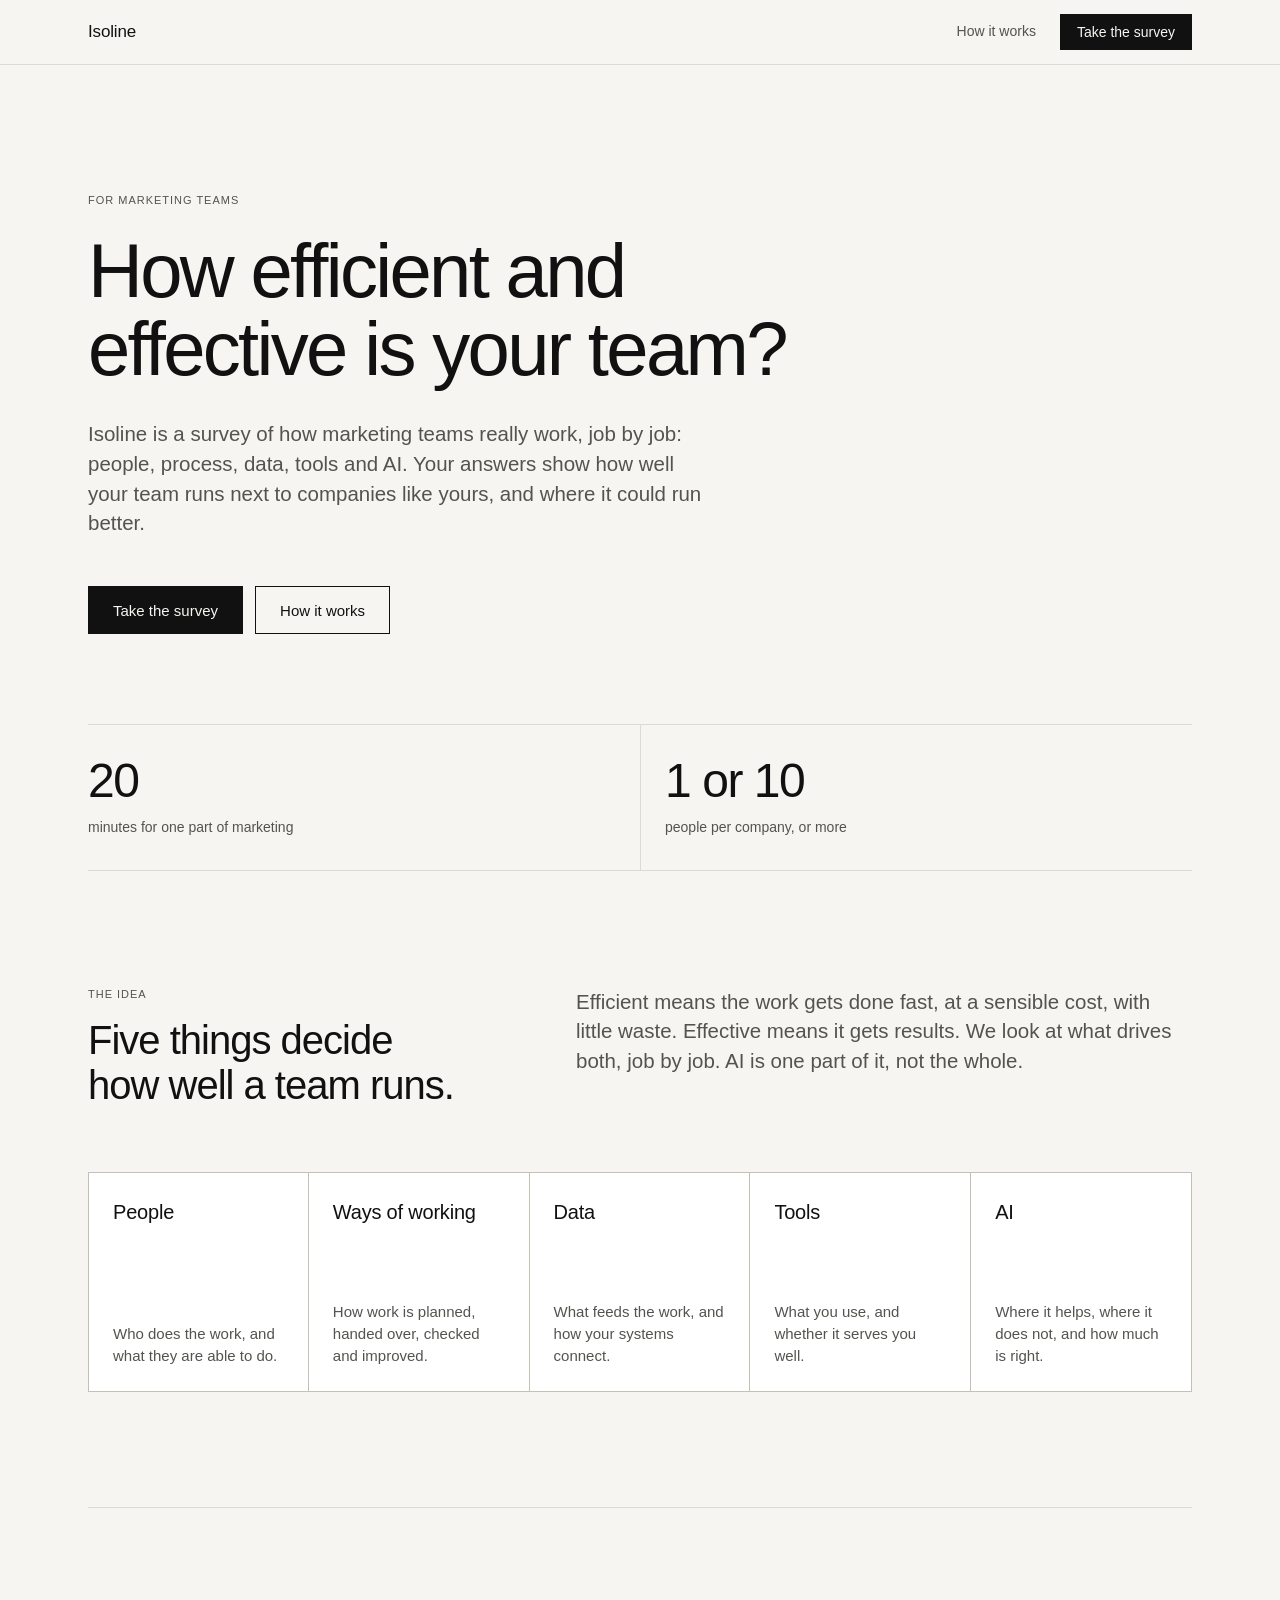
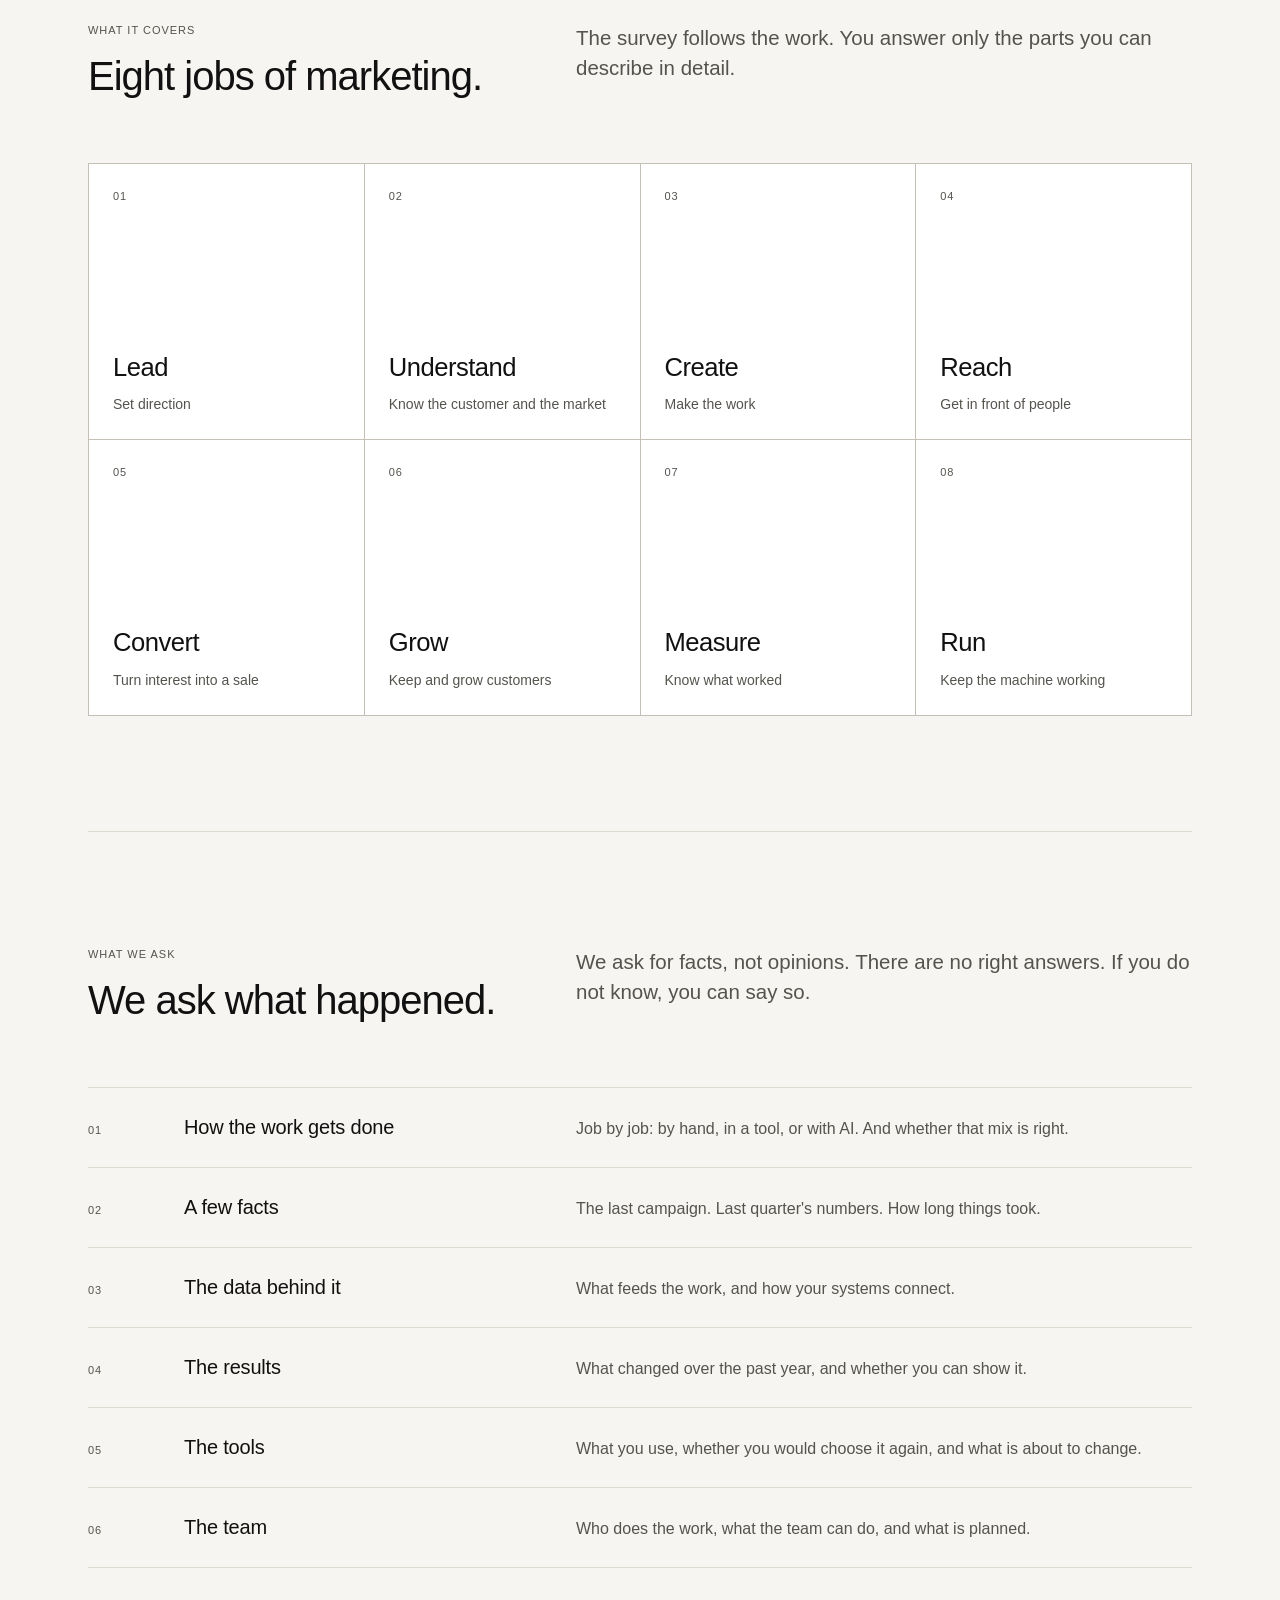
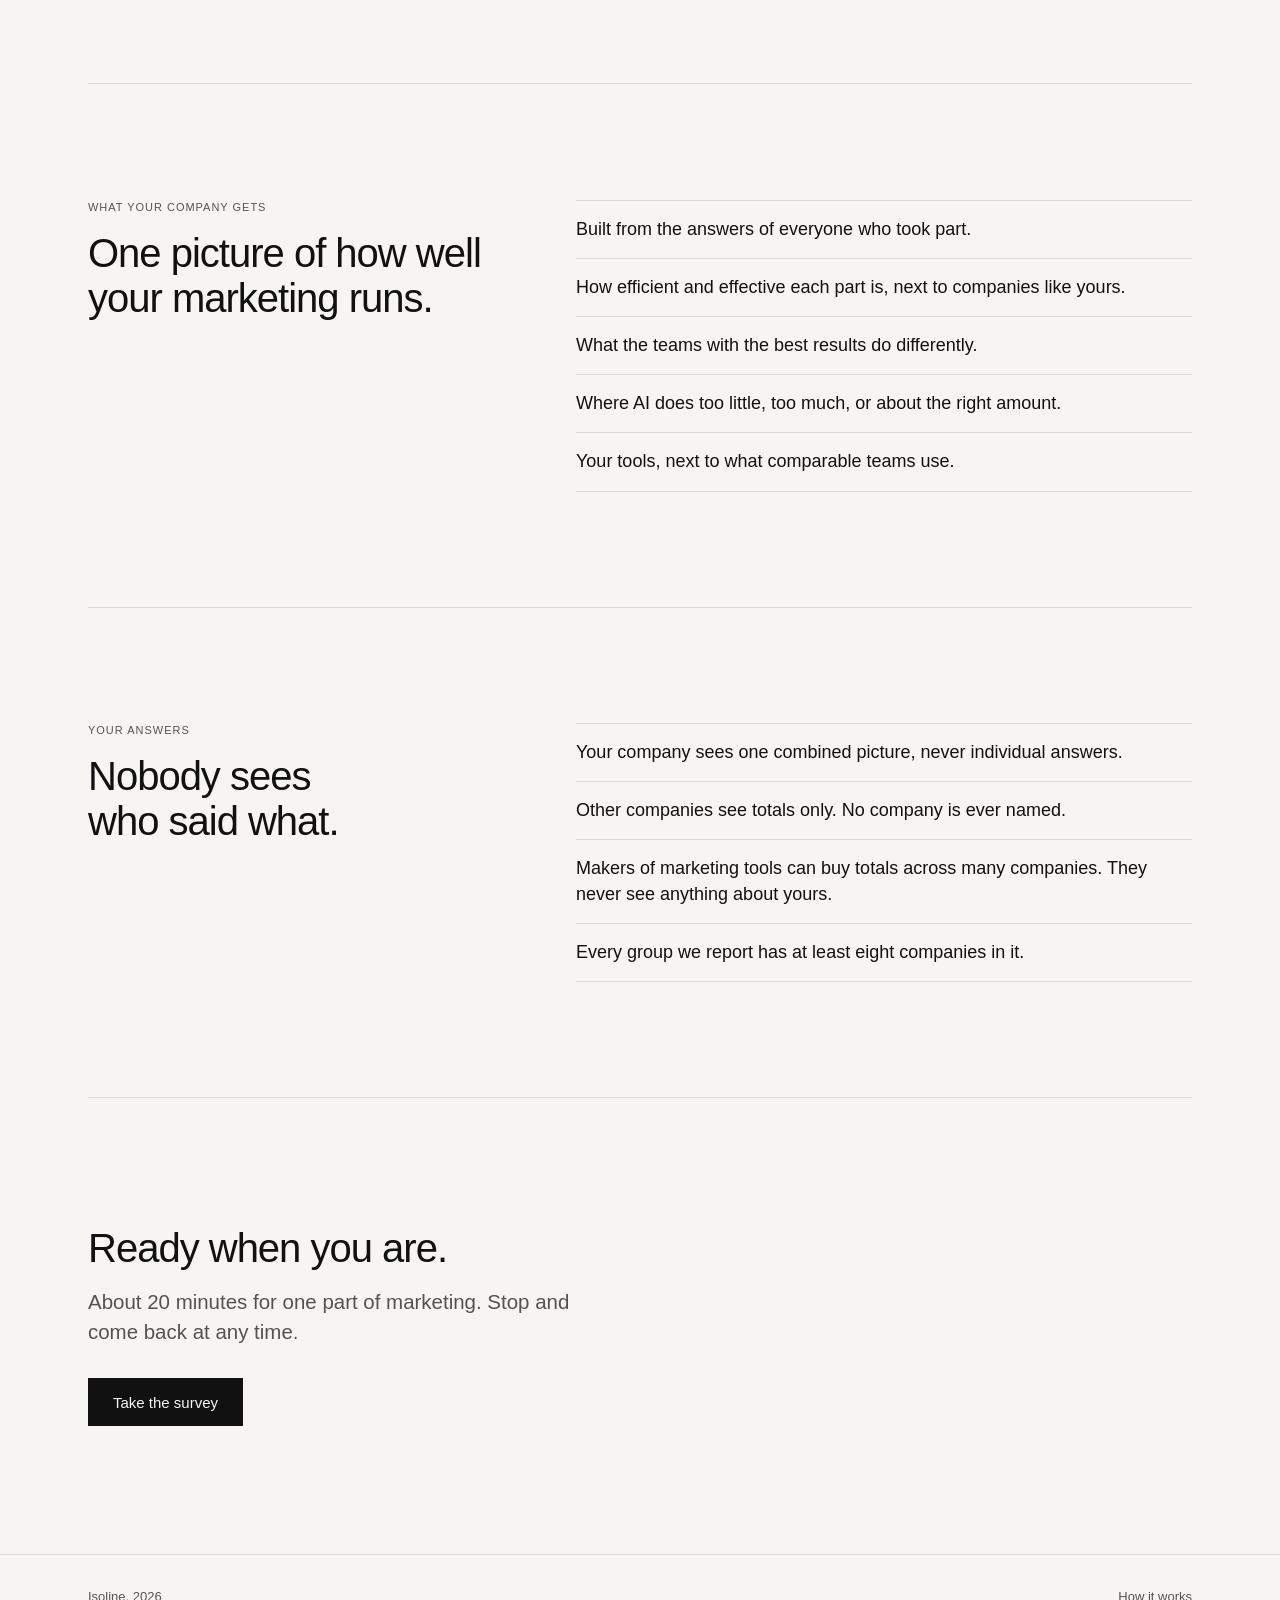
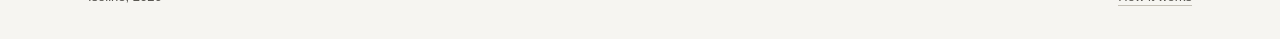
<file: index.html>
<!doctype html>
<html lang="en">
<head>
<meta charset="utf-8">
<meta http-equiv="Content-Security-Policy" content="default-src 'self'; script-src 'self'; style-src 'self' https://fonts.googleapis.com; font-src https://fonts.gstatic.com; img-src 'self' data:; connect-src 'self' https://script.google.com https://script.googleusercontent.com; base-uri 'none'; form-action 'none'; object-src 'none'">
<meta name="viewport" content="width=device-width, initial-scale=1">
<title>Isoline: how efficient and effective is your team?</title>
<meta name="description" content="A survey of how marketing teams really work. It shows how efficiently and effectively your team runs, next to companies like yours.">
<meta name="robots" content="noindex,nofollow">
<link rel="preconnect" href="https://fonts.googleapis.com">
<link rel="preconnect" href="https://fonts.gstatic.com" crossorigin>
<link href="https://fonts.googleapis.com/css2?family=Inter:wght@400;500&display=swap" rel="stylesheet">
<link rel="stylesheet" href="css/tokens.css">
<link rel="stylesheet" href="css/base.css">
<link rel="stylesheet" href="css/controls.css">
<link rel="stylesheet" href="css/pages.css">
</head>
<body>

<header class="site-head">
  <div class="wrap site-head__in">
    <a class="wordmark" href="index.html">Isoline</a>
    <nav class="site-nav" aria-label="Main">
      <a href="how-it-works.html">How it works</a>
      <a class="btn btn--small btn--primary" href="start.html">Take the survey</a>
    </nav>
  </div>
</header>

<main>
  <section class="hero wrap">
    <span class="label">For marketing teams</span>
    <h1 class="h1">How efficient and effective is your team?</h1>
    <p class="lead">Isoline is a survey of how marketing teams really work, job by job: people, process, data, tools and AI. Your answers show how well your team runs next to companies like yours, and where it could run better.</p>
    <div class="hero__cta">
      <a class="btn btn--primary" href="start.html">Take the survey</a>
      <a class="btn" href="how-it-works.html">How it works</a>
    </div>
  </section>

  <section class="wrap facts-wrap" aria-label="In short">
    <div class="facts">
      <div class="fact"><span class="fact__n tab">20</span><span class="fact__t">minutes for one part of marketing</span></div>
      <div class="fact"><span class="fact__n tab">1 or 10</span><span class="fact__t">people per company, or more</span></div>
    </div>
  </section>

  <section class="part wrap">
    <div class="part__head">
      <div>
        <span class="label">The idea</span>
        <h2 class="h2">Five things decide how well a team runs.</h2>
      </div>
      <p class="lead">Efficient means the work gets done fast, at a sensible cost, with little waste. Effective means it gets results. We look at what drives both, job by job. AI is one part of it, not the whole.</p>
    </div>
    <ul class="part__body drivers">
      <li class="driver"><h3 class="driver__t">People</h3><p class="driver__d">Who does the work, and what they are able to do.</p></li>
      <li class="driver"><h3 class="driver__t">Ways of working</h3><p class="driver__d">How work is planned, handed over, checked and improved.</p></li>
      <li class="driver"><h3 class="driver__t">Data</h3><p class="driver__d">What feeds the work, and how your systems connect.</p></li>
      <li class="driver"><h3 class="driver__t">Tools</h3><p class="driver__d">What you use, and whether it serves you well.</p></li>
      <li class="driver"><h3 class="driver__t">AI</h3><p class="driver__d">Where it helps, where it does not, and how much is right.</p></li>
    </ul>
  </section>

  <section class="part wrap">
    <div class="part__head">
      <div>
        <span class="label">What it covers</span>
        <h2 class="h2">Eight jobs of marketing.</h2>
      </div>
      <p class="lead">The survey follows the work. You answer only the parts you can describe in detail.</p>
    </div>
    <ol class="part__body boxes">
      <li class="box"><span class="box__n">01</span><div><h3 class="box__t">Lead</h3><p class="box__d">Set direction</p></div></li>
      <li class="box"><span class="box__n">02</span><div><h3 class="box__t">Understand</h3><p class="box__d">Know the customer and the market</p></div></li>
      <li class="box"><span class="box__n">03</span><div><h3 class="box__t">Create</h3><p class="box__d">Make the work</p></div></li>
      <li class="box"><span class="box__n">04</span><div><h3 class="box__t">Reach</h3><p class="box__d">Get in front of people</p></div></li>
      <li class="box"><span class="box__n">05</span><div><h3 class="box__t">Convert</h3><p class="box__d">Turn interest into a sale</p></div></li>
      <li class="box"><span class="box__n">06</span><div><h3 class="box__t">Grow</h3><p class="box__d">Keep and grow customers</p></div></li>
      <li class="box"><span class="box__n">07</span><div><h3 class="box__t">Measure</h3><p class="box__d">Know what worked</p></div></li>
      <li class="box"><span class="box__n">08</span><div><h3 class="box__t">Run</h3><p class="box__d">Keep the machine working</p></div></li>
    </ol>
  </section>

  <section class="part wrap">
    <div class="part__head">
      <div>
        <span class="label">What we ask</span>
        <h2 class="h2">We ask what happened.</h2>
      </div>
      <p class="lead">We ask for facts, not opinions. There are no right answers. If you do not know, you can say so.</p>
    </div>
    <ol class="part__body steps">
      <li class="step"><h3 class="step__t">How the work gets done</h3><p class="step__d">Job by job: by hand, in a tool, or with AI. And whether that mix is right.</p></li>
      <li class="step"><h3 class="step__t">A few facts</h3><p class="step__d">The last campaign. Last quarter's numbers. How long things took.</p></li>
      <li class="step"><h3 class="step__t">The data behind it</h3><p class="step__d">What feeds the work, and how your systems connect.</p></li>
      <li class="step"><h3 class="step__t">The results</h3><p class="step__d">What changed over the past year, and whether you can show it.</p></li>
      <li class="step"><h3 class="step__t">The tools</h3><p class="step__d">What you use, whether you would choose it again, and what is about to change.</p></li>
      <li class="step"><h3 class="step__t">The team</h3><p class="step__d">Who does the work, what the team can do, and what is planned.</p></li>
    </ol>
  </section>

  <section class="part wrap">
    <div class="part__head">
      <div>
        <span class="label">What your company gets</span>
        <h2 class="h2">One picture of how well your marketing runs.</h2>
      </div>
      <ul class="plain">
        <li>Built from the answers of everyone who took part.</li>
        <li>How efficient and effective each part is, next to companies like yours.</li>
        <li>What the teams with the best results do differently.</li>
        <li>Where AI does too little, too much, or about the right amount.</li>
        <li>Your tools, next to what comparable teams use.</li>
      </ul>
    </div>
  </section>

  <section class="part wrap">
    <div class="part__head">
      <div>
        <span class="label">Your answers</span>
        <h2 class="h2">Nobody sees who said what.</h2>
      </div>
      <ul class="plain">
        <li>Your company sees one combined picture, never individual answers.</li>
        <li>Other companies see totals only. No company is ever named.</li>
        <li>Makers of marketing tools can buy totals across many companies. They never see anything about yours.</li>
        <li>Every group we report has at least eight companies in it.</li>
      </ul>
    </div>
  </section>

  <section class="cta wrap">
    <h2 class="h2">Ready when you are.</h2>
    <p class="lead">About 20 minutes for one part of marketing. Stop and come back at any time.</p>
    <a class="btn btn--primary" href="start.html">Take the survey</a>
  </section>
</main>

<footer class="site-foot">
  <div class="wrap site-foot__in">
    <span>Isoline, 2026</span>
    <span><a class="link" href="how-it-works.html">How it works</a></span>
  </div>
</footer>

</body>
</html>
</file>
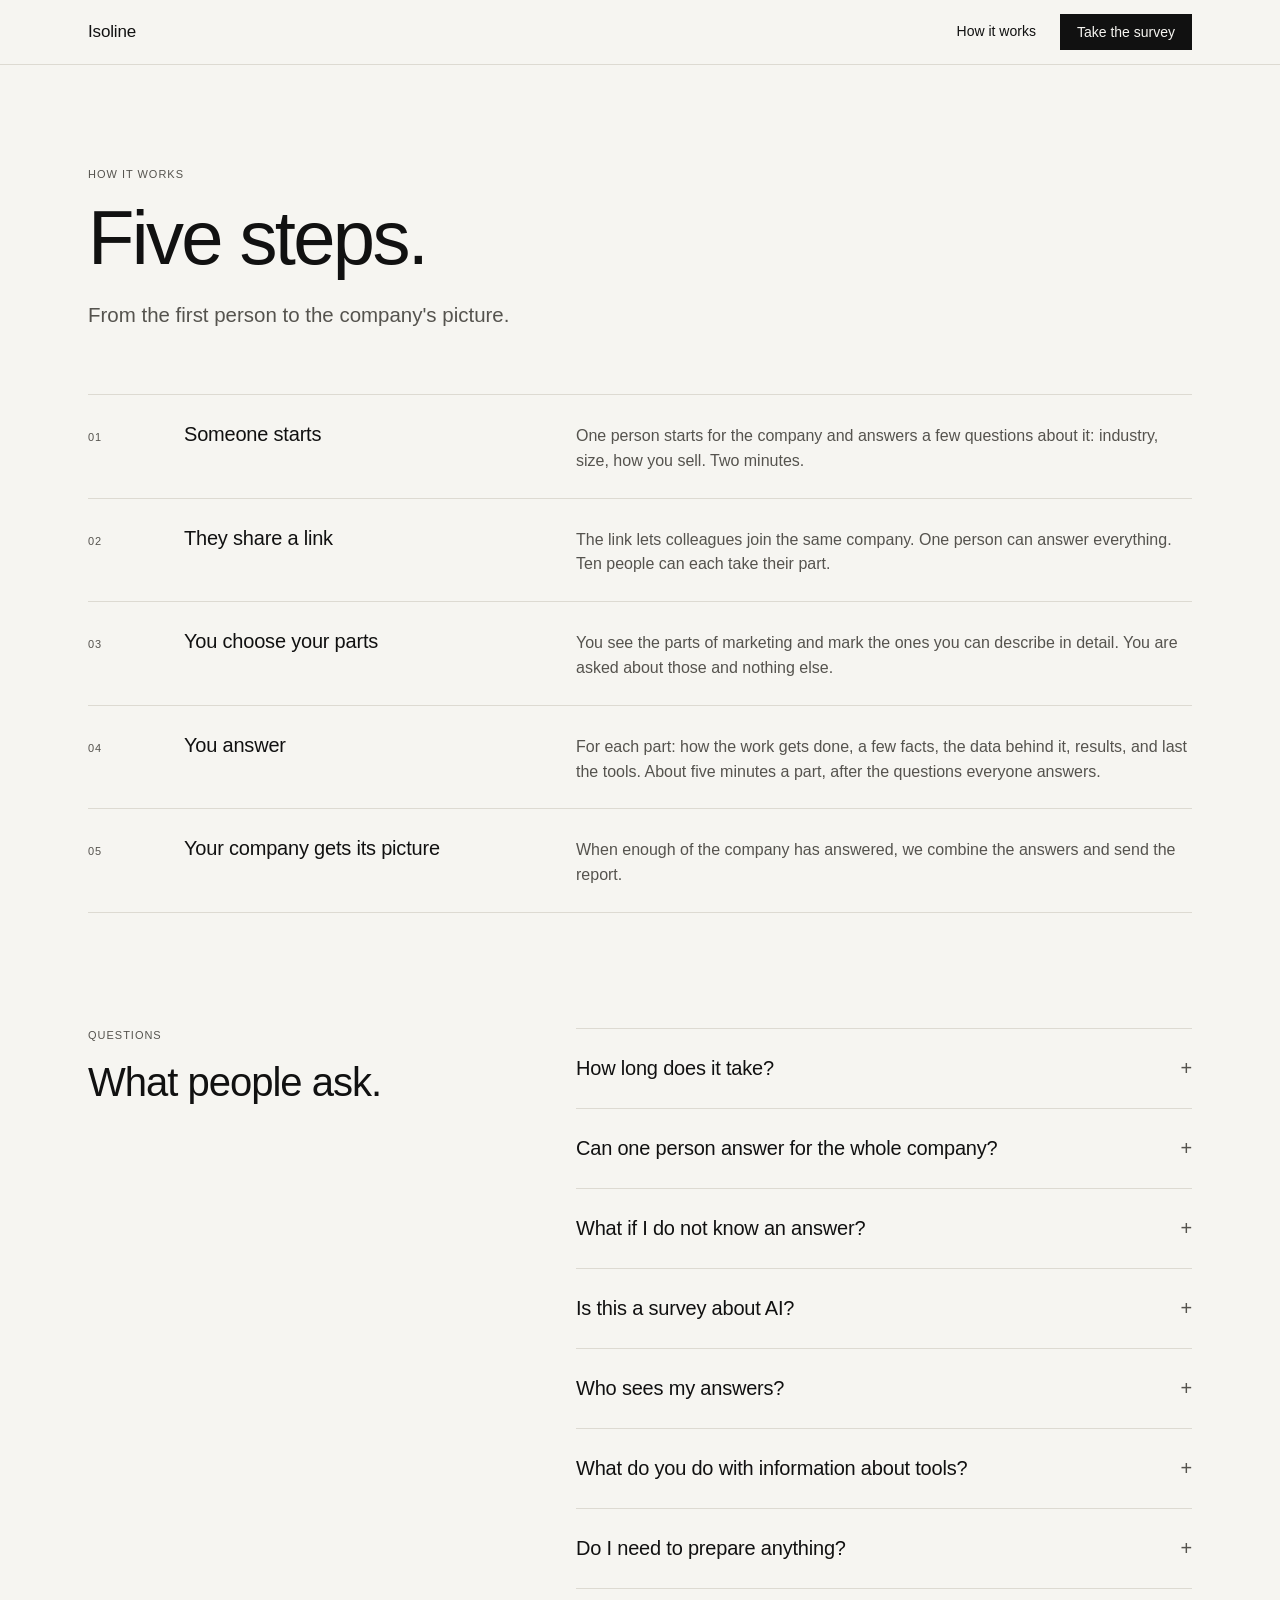
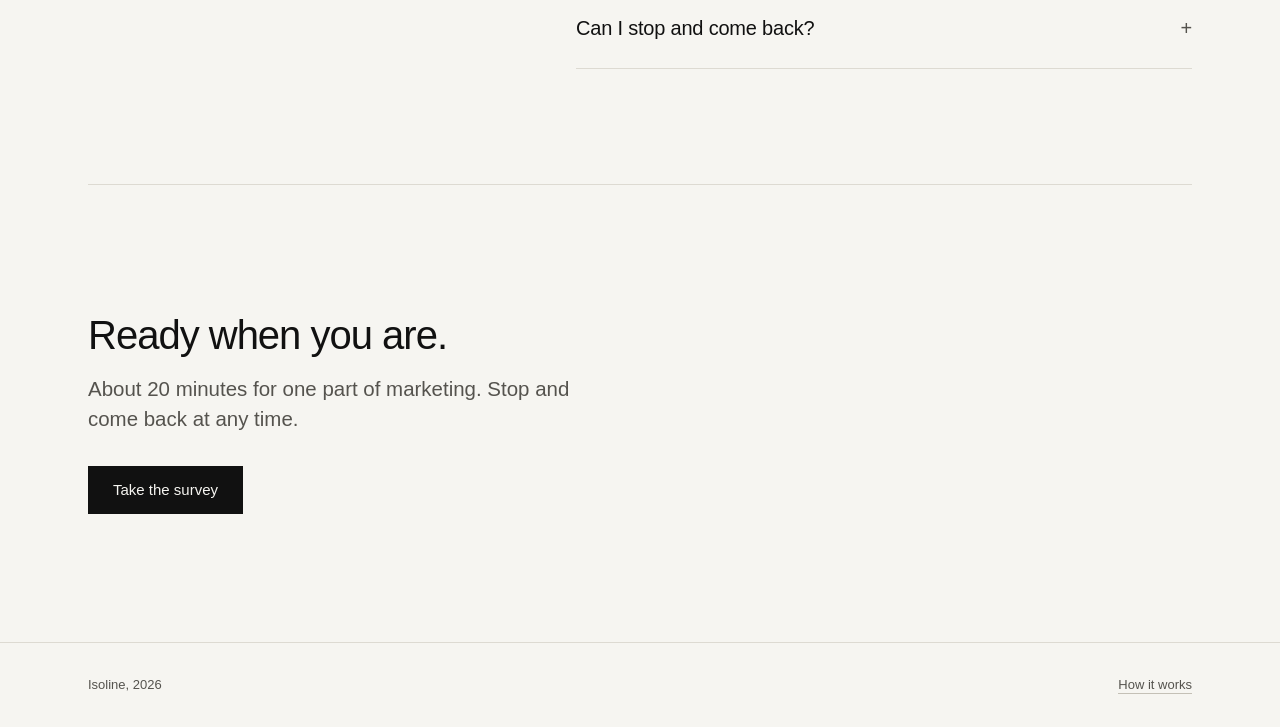
<file: how-it-works.html>
<!doctype html>
<html lang="en">
<head>
<meta charset="utf-8">
<meta http-equiv="Content-Security-Policy" content="default-src 'self'; script-src 'self'; style-src 'self' https://fonts.googleapis.com; font-src https://fonts.gstatic.com; img-src 'self' data:; connect-src 'self' https://script.google.com https://script.googleusercontent.com; base-uri 'none'; form-action 'none'; object-src 'none'">
<meta name="viewport" content="width=device-width, initial-scale=1">
<title>How the Isoline survey works</title>
<meta name="description" content="Five steps, from the first person to the company's picture.">
<meta name="robots" content="noindex,nofollow">
<link rel="preconnect" href="https://fonts.googleapis.com">
<link rel="preconnect" href="https://fonts.gstatic.com" crossorigin>
<link href="https://fonts.googleapis.com/css2?family=Inter:wght@400;500&display=swap" rel="stylesheet">
<link rel="stylesheet" href="css/tokens.css">
<link rel="stylesheet" href="css/base.css">
<link rel="stylesheet" href="css/controls.css">
<link rel="stylesheet" href="css/pages.css">
</head>
<body>

<header class="site-head">
  <div class="wrap site-head__in">
    <a class="wordmark" href="index.html">Isoline</a>
    <nav class="site-nav" aria-label="Main">
      <a href="how-it-works.html" aria-current="page">How it works</a>
      <a class="btn btn--small btn--primary" href="start.html">Take the survey</a>
    </nav>
  </div>
</header>

<main>
  <section class="page-head wrap">
    <span class="label">How it works</span>
    <h1 class="h1">Five steps.</h1>
    <p class="lead">From the first person to the company's picture.</p>
  </section>

  <section class="wrap">
    <ol class="steps">
      <li class="step"><h2 class="step__t">Someone starts</h2><p class="step__d">One person starts for the company and answers a few questions about it: industry, size, how you sell. Two minutes.</p></li>
      <li class="step"><h2 class="step__t">They share a link</h2><p class="step__d">The link lets colleagues join the same company. One person can answer everything. Ten people can each take their part.</p></li>
      <li class="step"><h2 class="step__t">You choose your parts</h2><p class="step__d">You see the parts of marketing and mark the ones you can describe in detail. You are asked about those and nothing else.</p></li>
      <li class="step"><h2 class="step__t">You answer</h2><p class="step__d">For each part: how the work gets done, a few facts, the data behind it, results, and last the tools. About five minutes a part, after the questions everyone answers.</p></li>
      <li class="step"><h2 class="step__t">Your company gets its picture</h2><p class="step__d">When enough of the company has answered, we combine the answers and send the report.</p></li>
    </ol>
  </section>

  <section class="part wrap">
    <div class="part__head">
      <div>
        <span class="label">Questions</span>
        <h2 class="h2">What people ask.</h2>
      </div>
      <div class="faq">
        <details><summary>How long does it take?</summary><p>About 20 minutes for one part of marketing. Each further part adds five to ten minutes. One person answering for a whole company needs about two hours. Your answers save as you go, so you can do it in several sittings.</p></details>
        <details><summary>Can one person answer for the whole company?</summary><p>Yes. The picture is then marked as one person's view. It gets sharper as more people add theirs.</p></details>
        <details><summary>What if I do not know an answer?</summary><p>Say so, or skip the question. It never counts against anyone. The one exception is a short written answer, which we ask of everyone.</p></details>
        <details><summary>Is this a survey about AI?</summary><p>Only in part. It is about how efficiently and effectively your team runs. AI is one part of that, next to people, ways of working, data and tools. More AI is never counted as better.</p></details>
        <details><summary>Who sees my answers?</summary><p>Nobody at your company sees who said what. The company sees one combined picture, and where people disagreed.</p></details>
        <details><summary>What do you do with information about tools?</summary><p>We add it up across many companies. Makers of marketing tools can buy those totals. They never see your company's name or answers.</p></details>
        <details><summary>Do I need to prepare anything?</summary><p>No. It helps to have a rough idea of last quarter's numbers for your part of marketing.</p></details>
        <details><summary>Can I stop and come back?</summary><p>Yes, on the same device and in the same browser.</p></details>
      </div>
    </div>
  </section>

  <section class="cta wrap">
    <h2 class="h2">Ready when you are.</h2>
    <p class="lead">About 20 minutes for one part of marketing. Stop and come back at any time.</p>
    <a class="btn btn--primary" href="start.html">Take the survey</a>
  </section>
</main>

<footer class="site-foot">
  <div class="wrap site-foot__in">
    <span>Isoline, 2026</span>
    <span><a class="link" href="how-it-works.html">How it works</a></span>
  </div>
</footer>

</body>
</html>
</file>
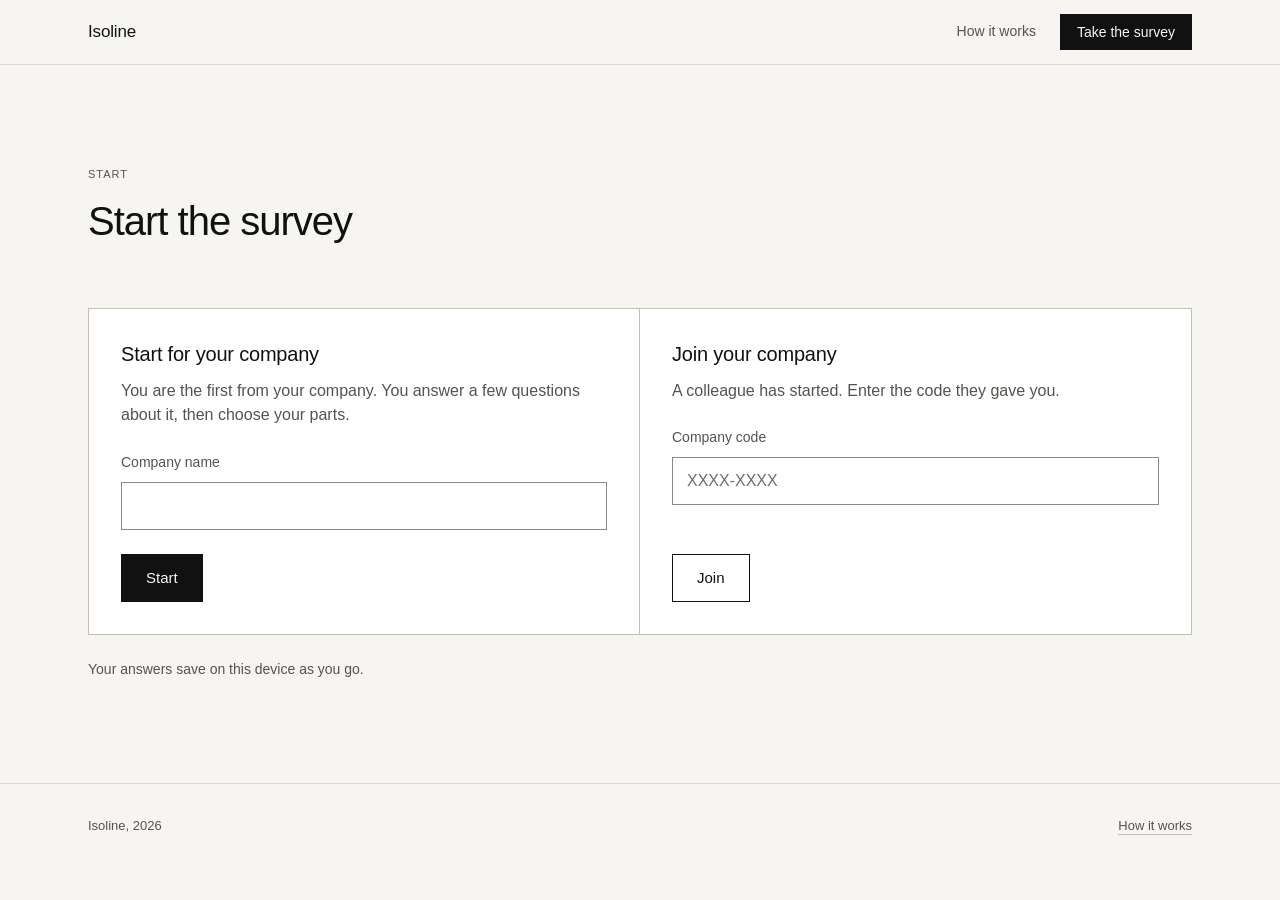
<file: start.html>
<!doctype html>
<html lang="en">
<head>
<meta charset="utf-8">
<meta http-equiv="Content-Security-Policy" content="default-src 'self'; script-src 'self'; style-src 'self' https://fonts.googleapis.com; font-src https://fonts.gstatic.com; img-src 'self' data:; connect-src 'self' https://script.google.com https://script.googleusercontent.com; base-uri 'none'; form-action 'none'; object-src 'none'">
<meta name="viewport" content="width=device-width, initial-scale=1">
<title>Start the Isoline survey</title>
<meta name="description" content="A survey of how marketing teams really work. It shows how efficiently and effectively your team runs, next to companies like yours.">
<meta name="robots" content="noindex,nofollow">
<link rel="preconnect" href="https://fonts.googleapis.com">
<link rel="preconnect" href="https://fonts.gstatic.com" crossorigin>
<link href="https://fonts.googleapis.com/css2?family=Inter:wght@400;500&display=swap" rel="stylesheet">
<link rel="stylesheet" href="css/tokens.css">
<link rel="stylesheet" href="css/base.css">
<link rel="stylesheet" href="css/controls.css">
<link rel="stylesheet" href="css/pages.css">
<link rel="stylesheet" href="css/survey.css">
</head>
<body>

<header class="site-head">
  <div class="wrap site-head__in">
    <a class="wordmark" href="index.html">Isoline</a>
    <nav class="site-nav" aria-label="Main">
      <a href="how-it-works.html">How it works</a>
      <a class="btn btn--small btn--primary" href="start.html">Take the survey</a>
    </nav>
  </div>
</header>

<main class="wrap">
  <section class="page-head">
    <span class="label">Start</span>
    <h1 class="h2">Start the survey</h1>
  </section>
  <div id="start" class="start"></div>
</main>

<footer class="site-foot">
  <div class="wrap site-foot__in">
    <span>Isoline, 2026</span>
    <span><a class="link" href="how-it-works.html">How it works</a></span>
  </div>
</footer>

<script src="js/check.js"></script>
<script type="module" src="js/start.js"></script>
</body>
</html>
</file>
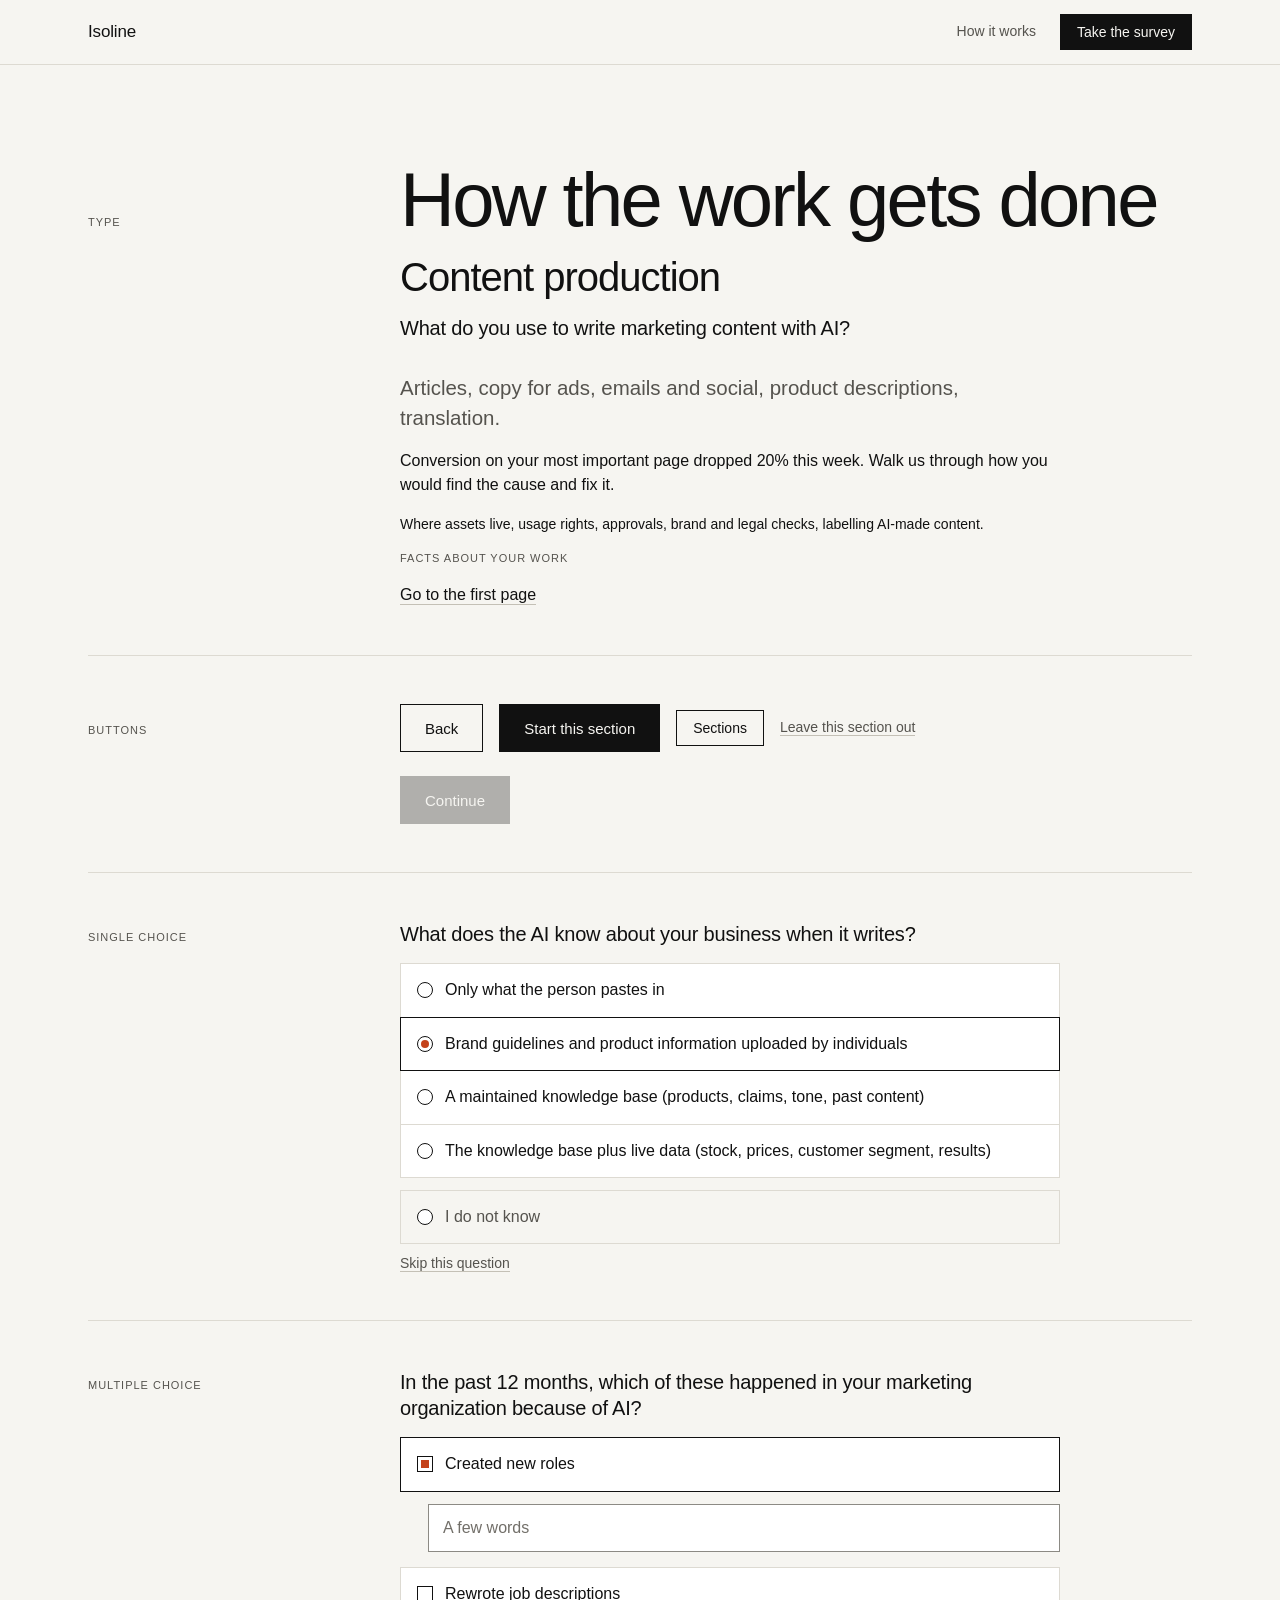
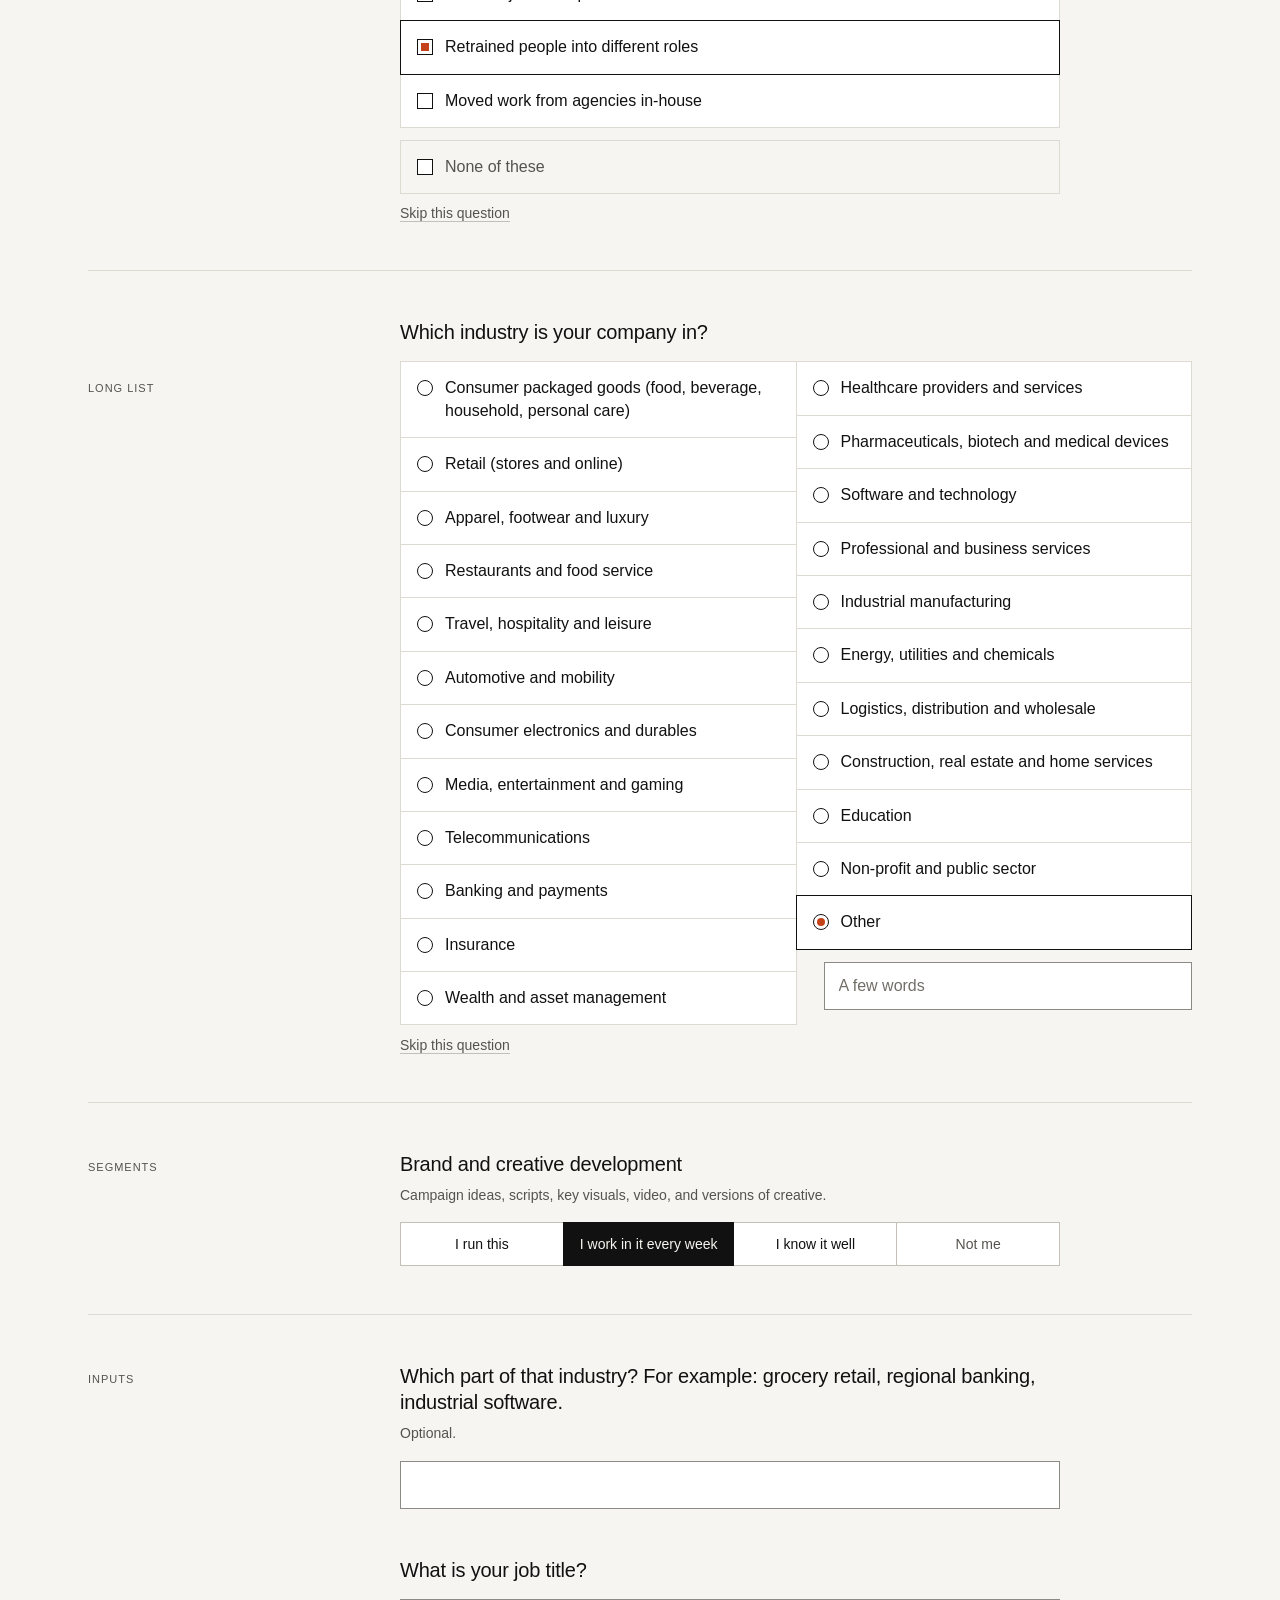
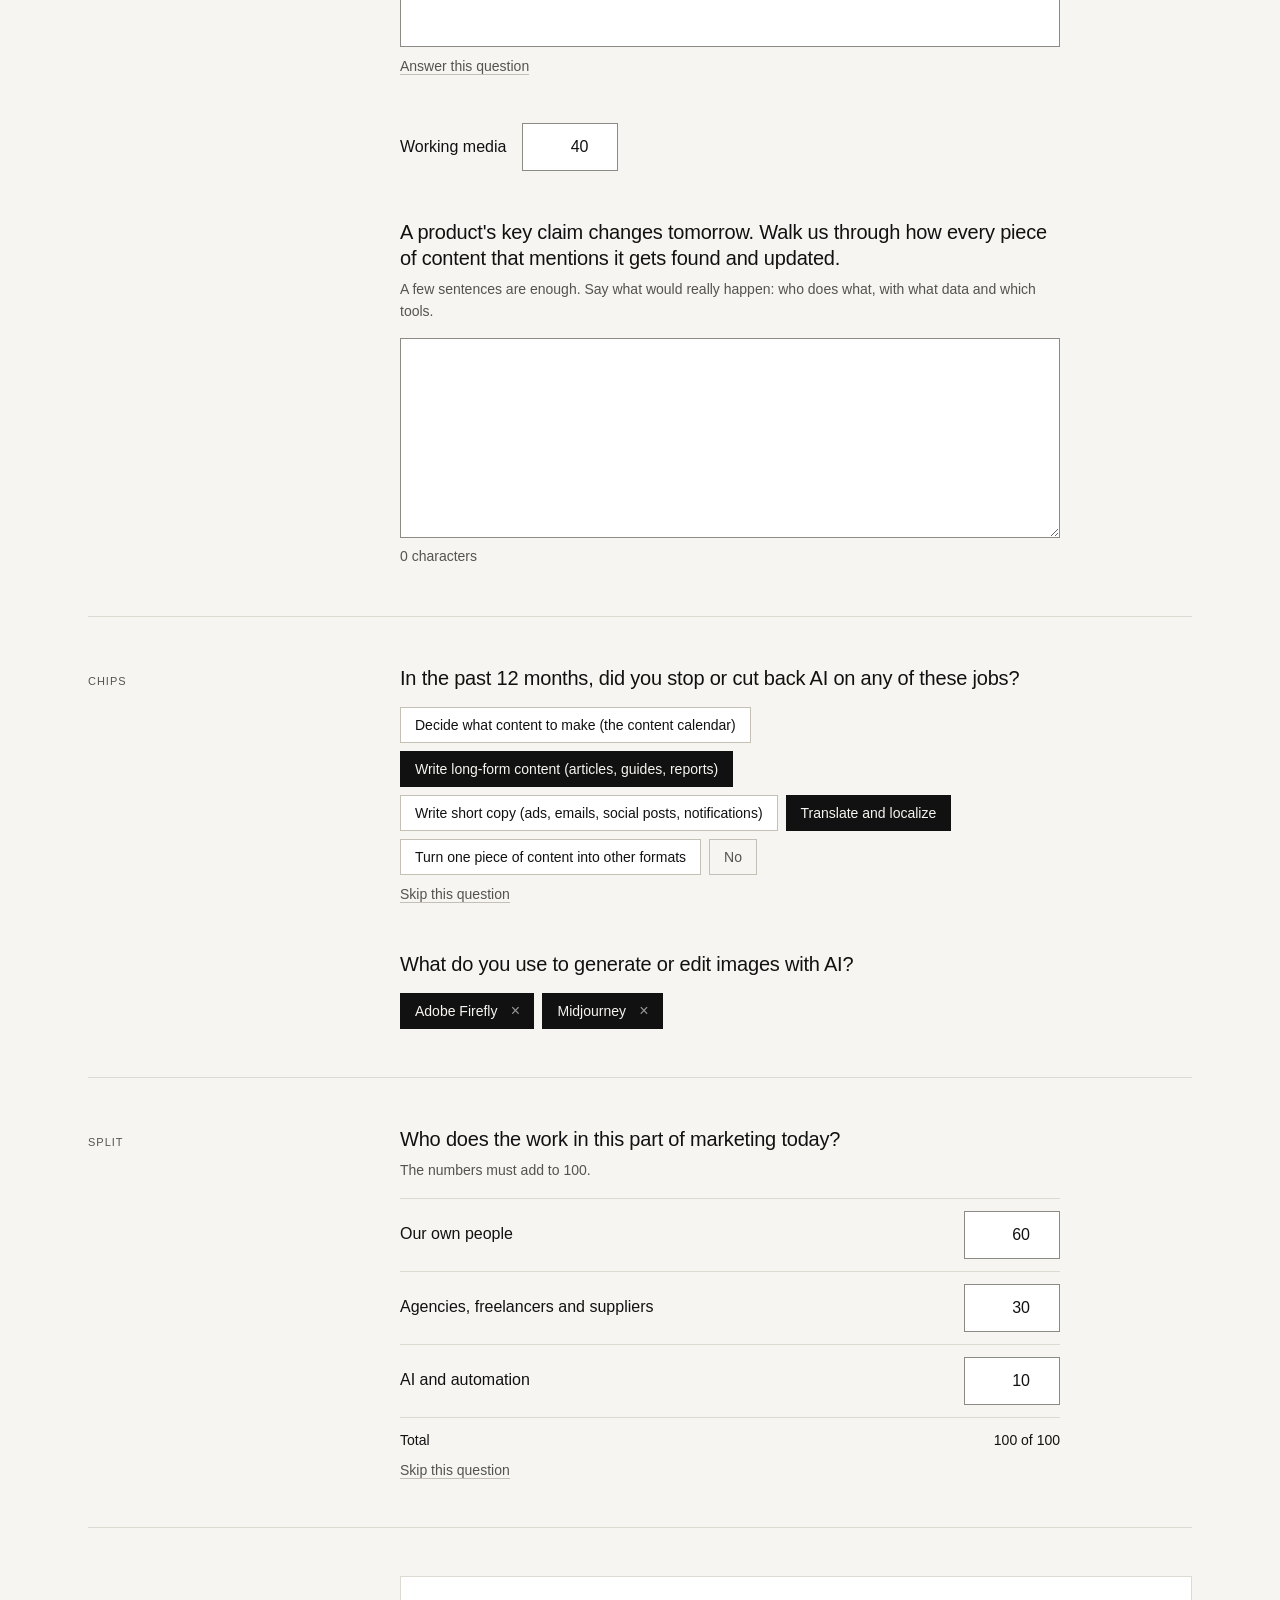
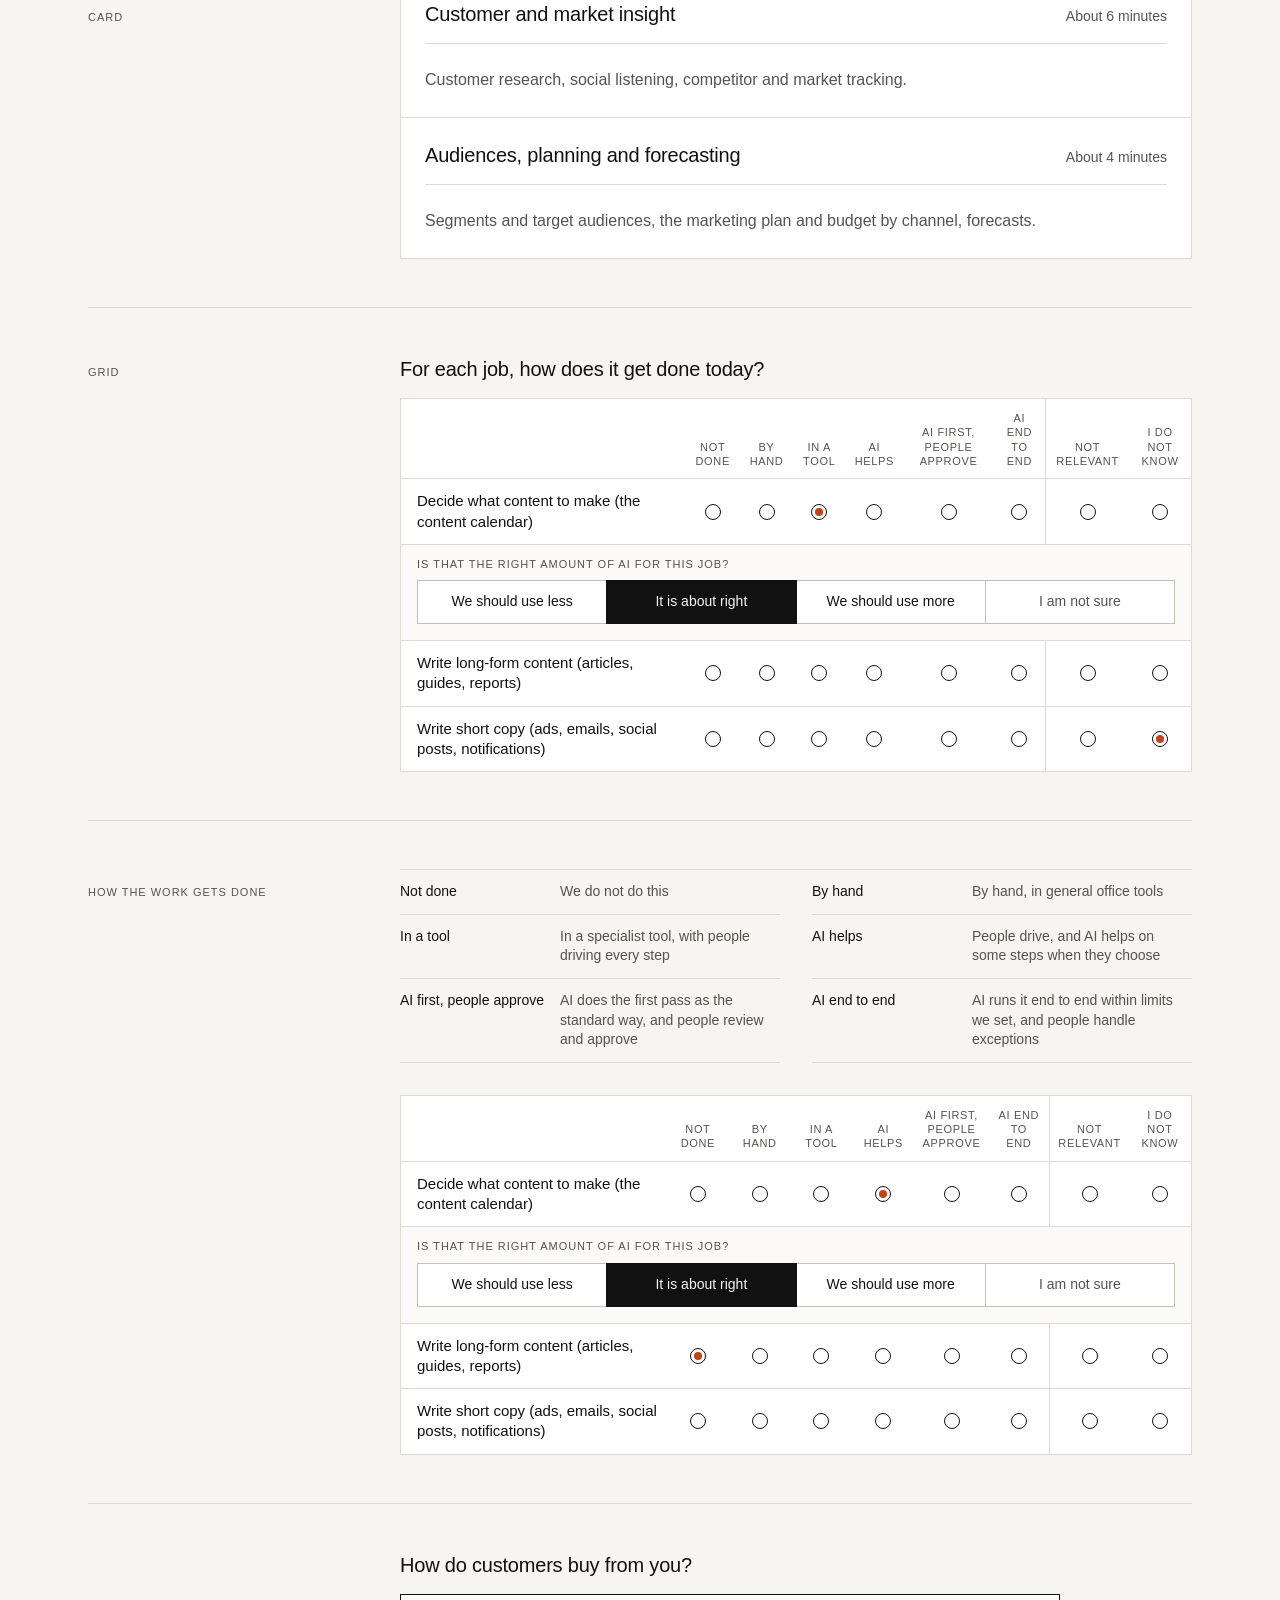
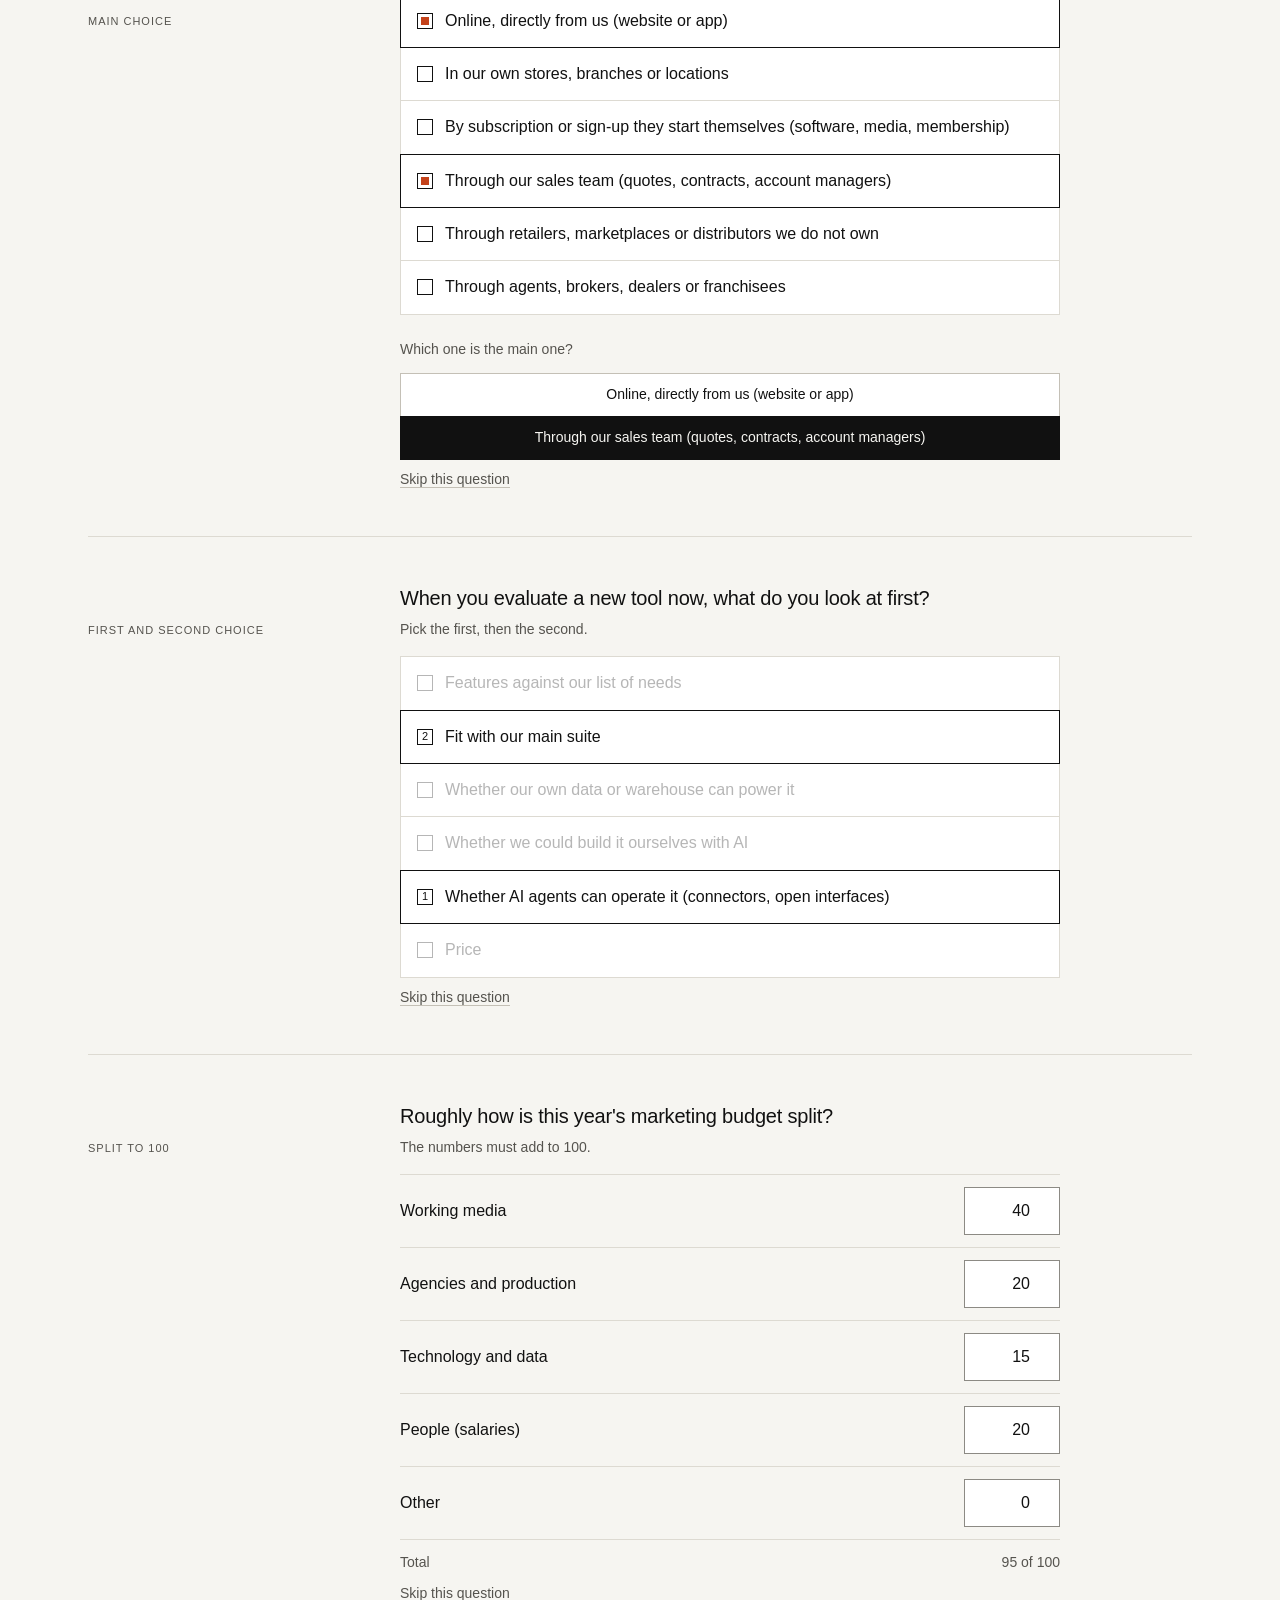
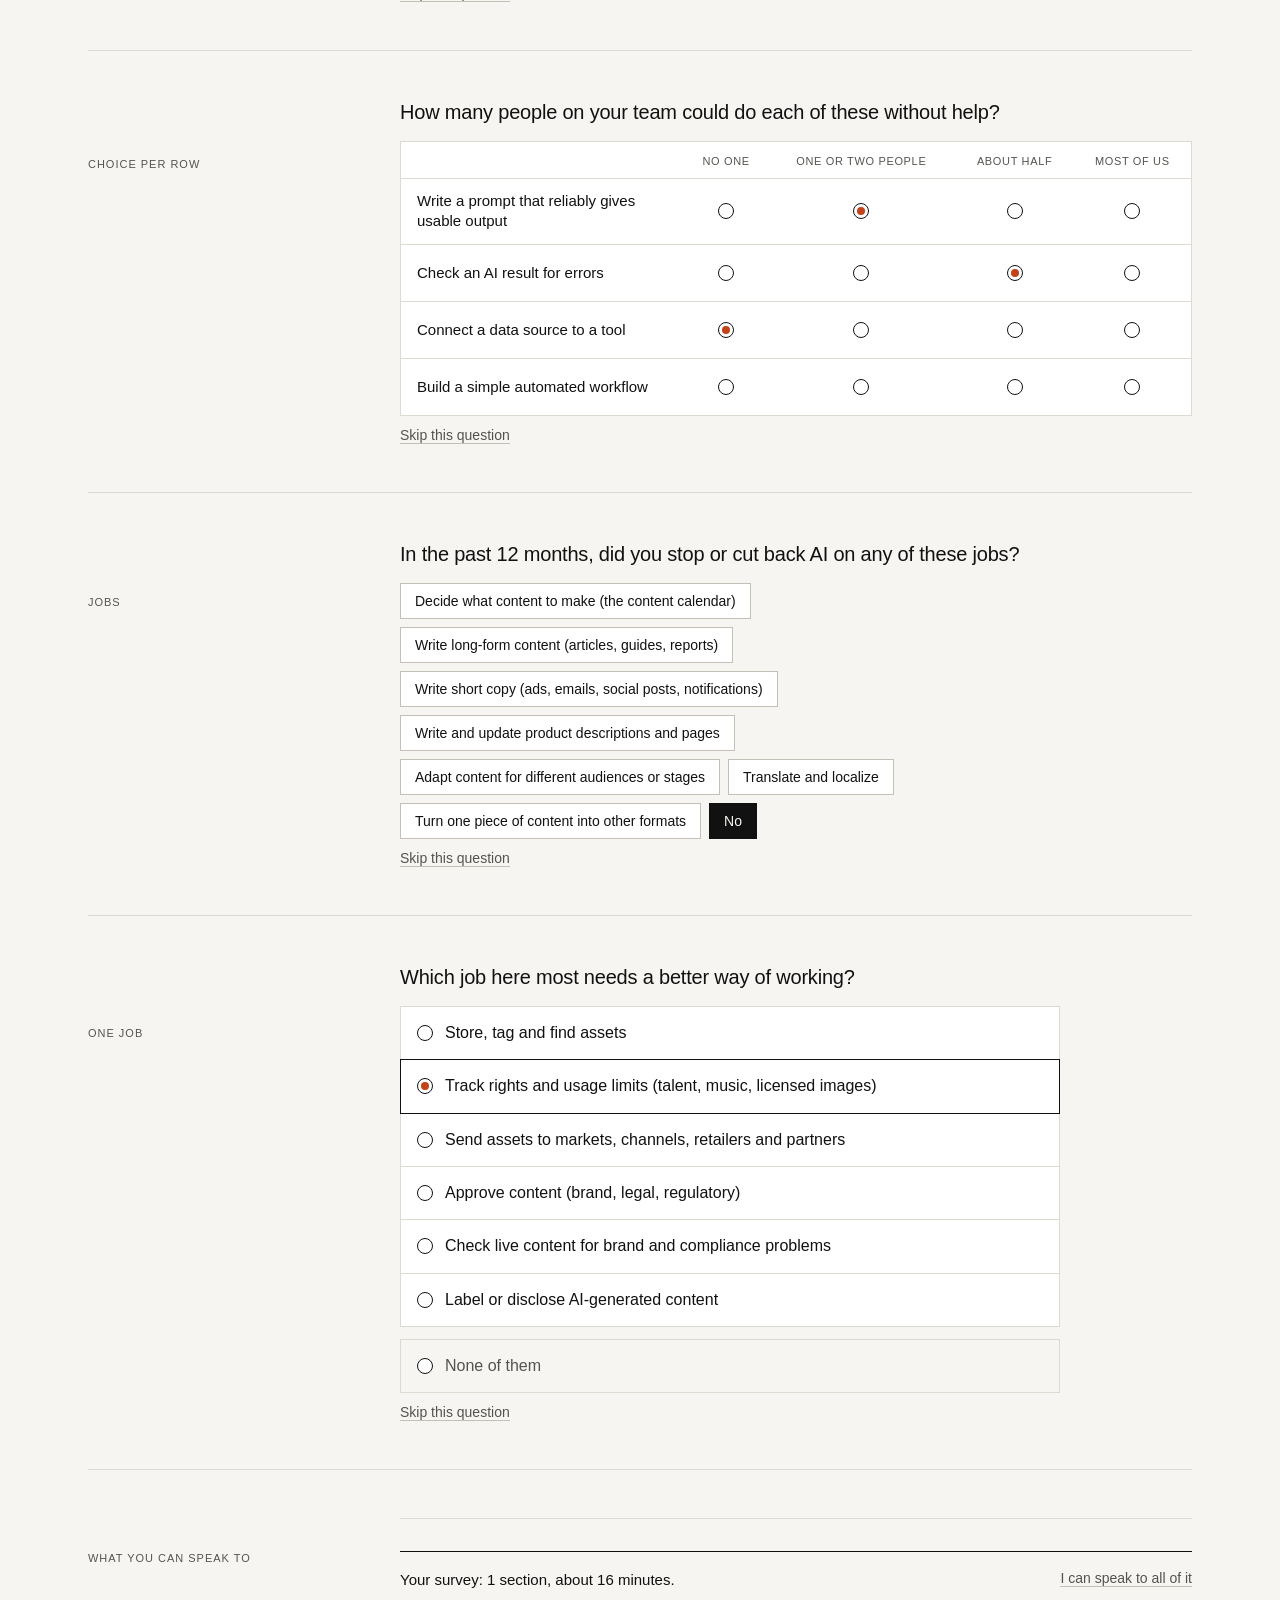
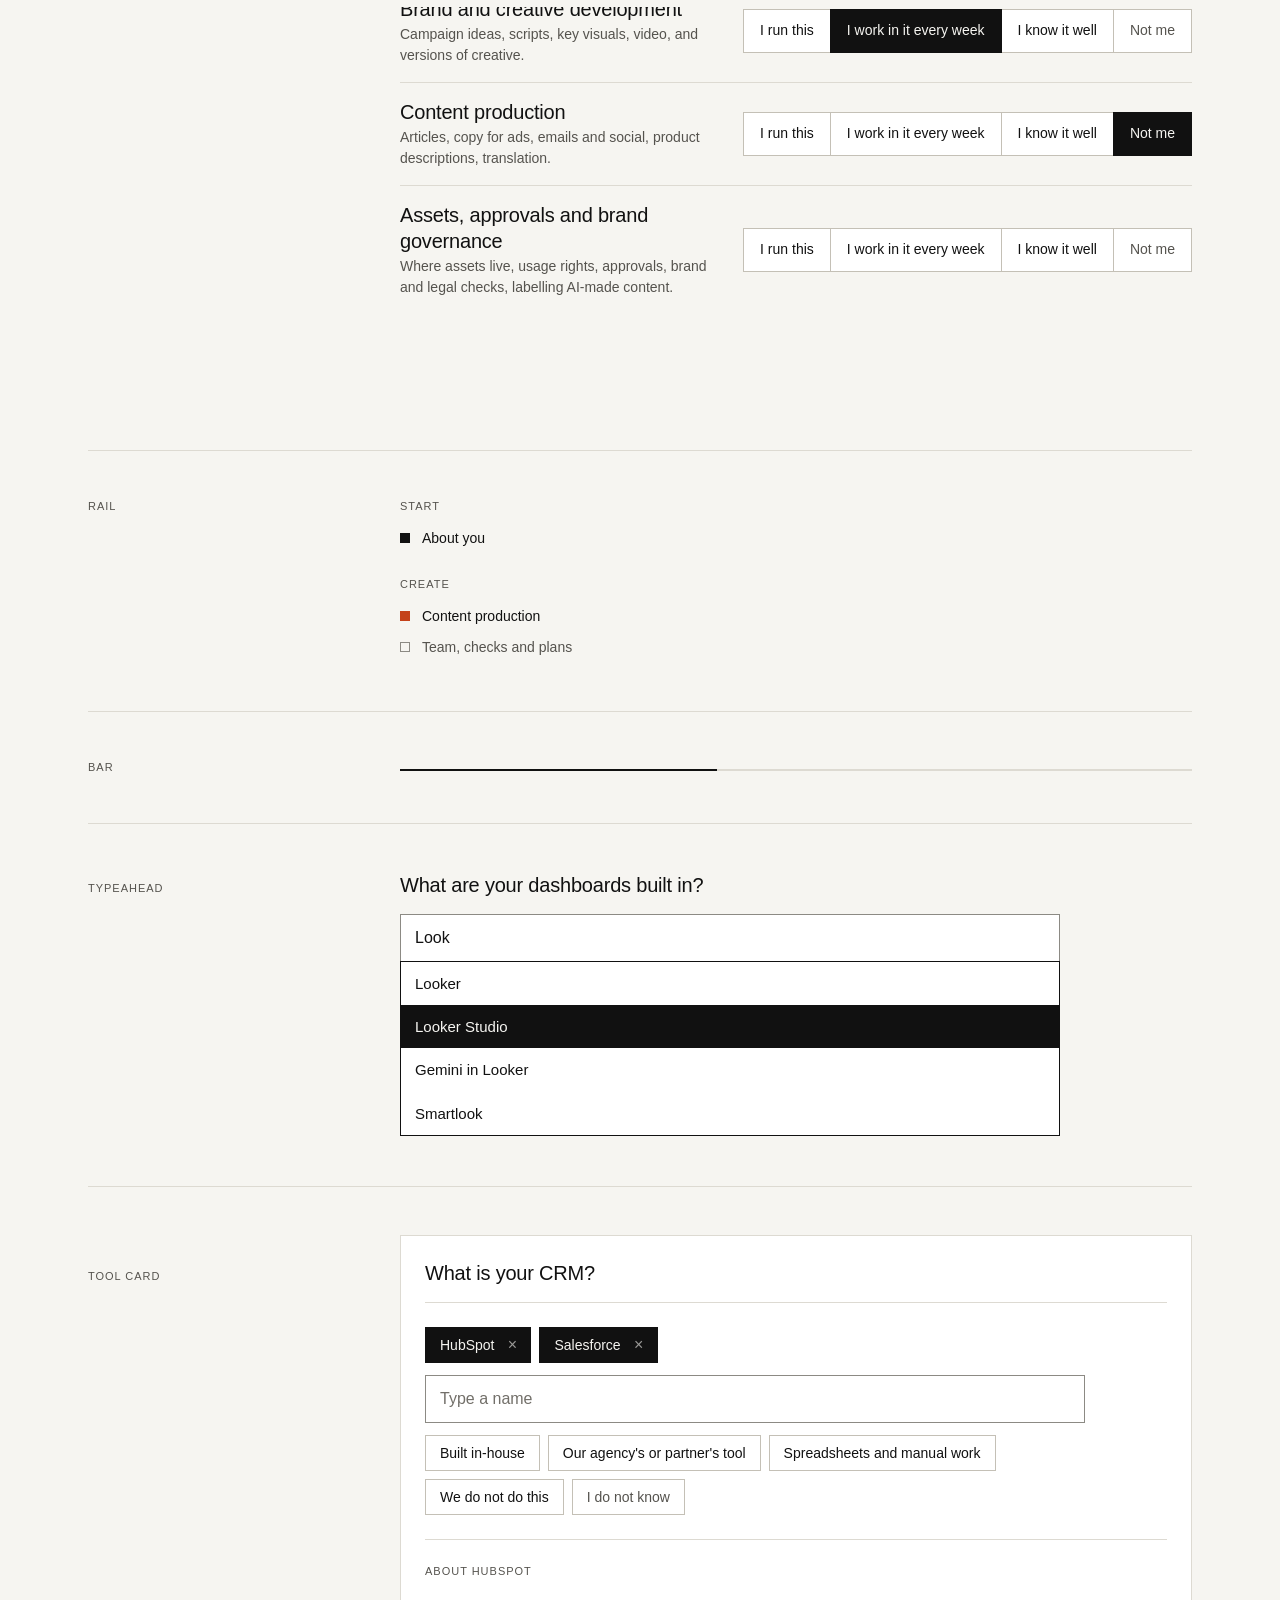
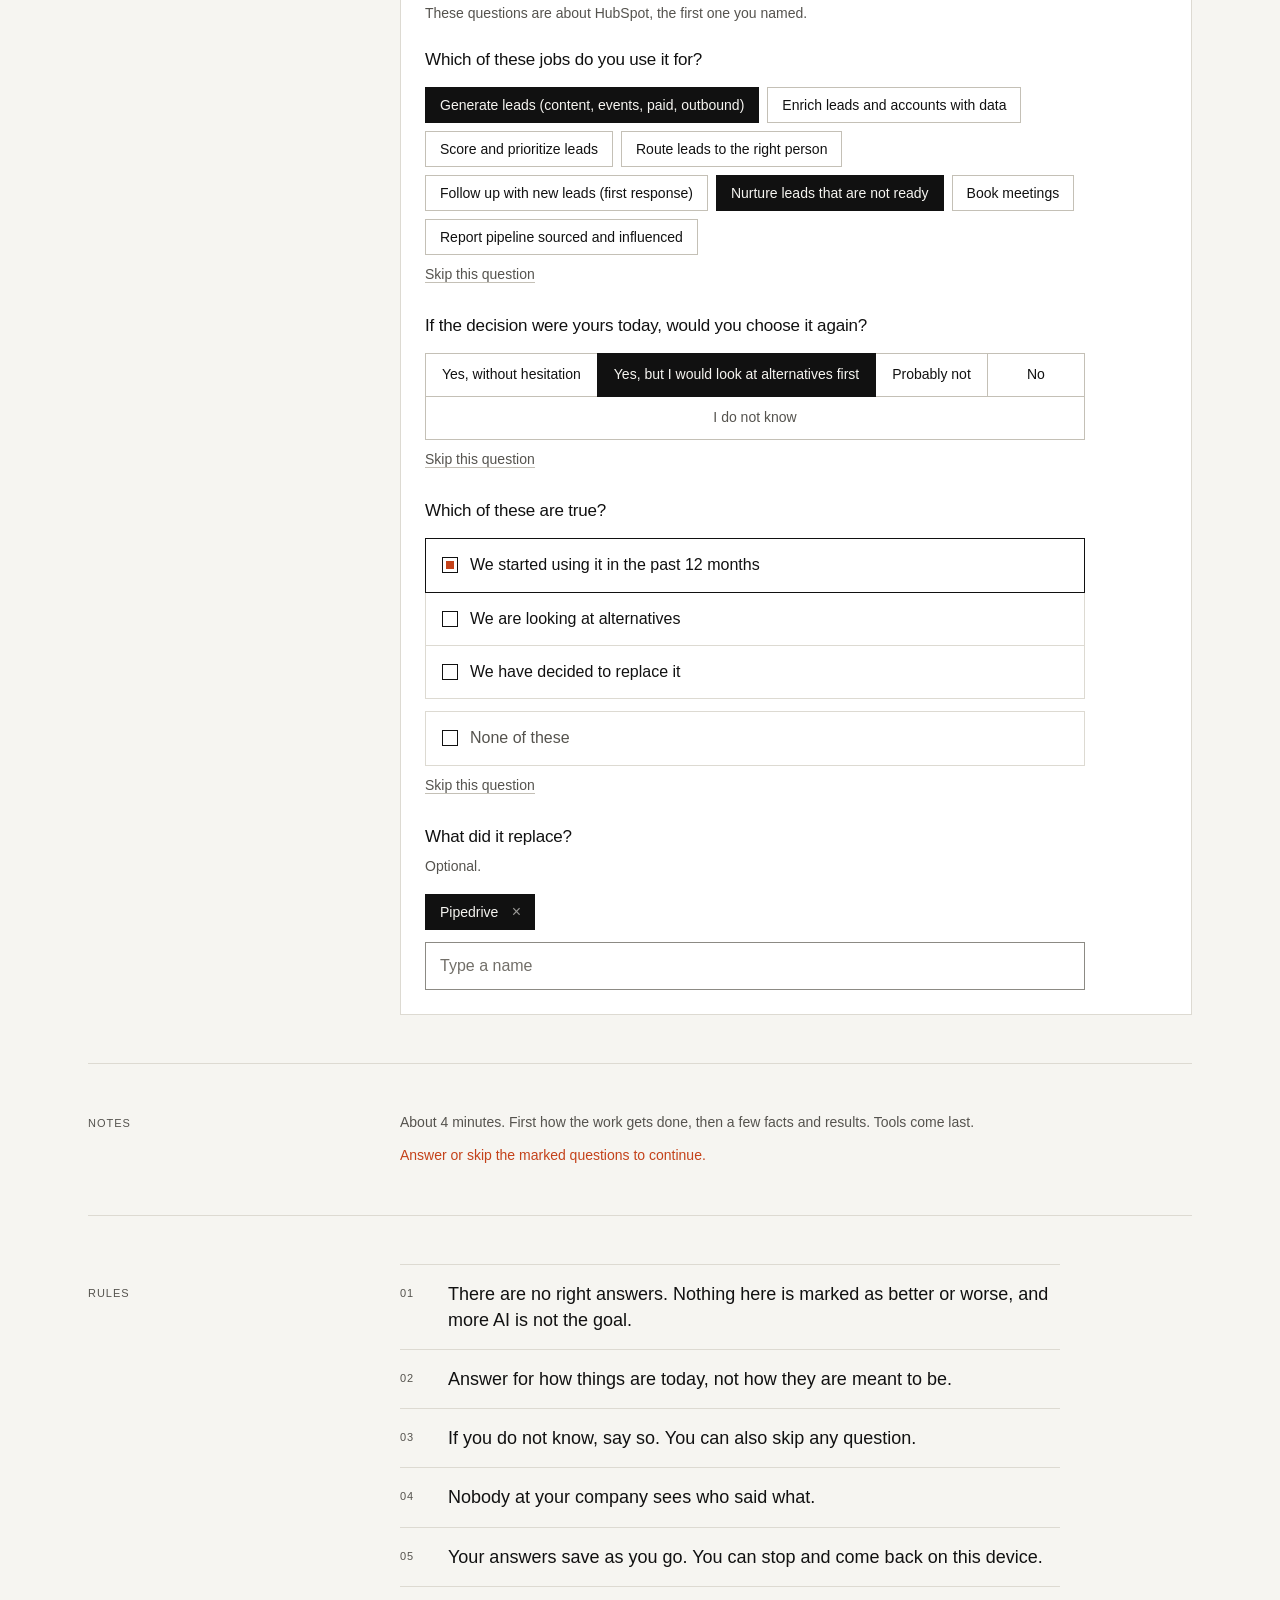
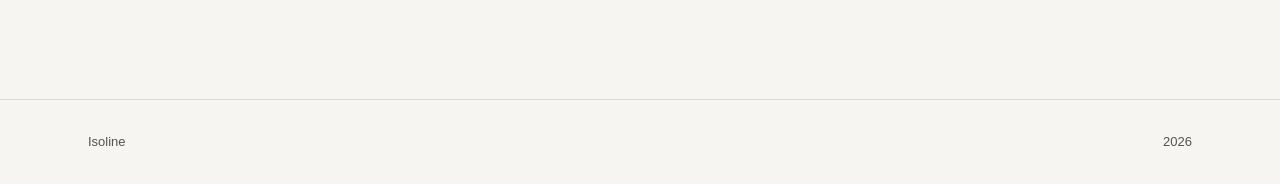
<file: styleguide.html>
<!doctype html>
<html lang="en">
<head>
<meta charset="utf-8">
<meta http-equiv="Content-Security-Policy" content="default-src 'self'; script-src 'self'; style-src 'self' https://fonts.googleapis.com; font-src https://fonts.gstatic.com; img-src 'self' data:; connect-src 'self' https://script.google.com https://script.googleusercontent.com; base-uri 'none'; form-action 'none'; object-src 'none'">
<meta name="viewport" content="width=device-width, initial-scale=1">
<title>Isoline components</title>
<meta name="robots" content="noindex,nofollow">
<link rel="preconnect" href="https://fonts.googleapis.com">
<link rel="preconnect" href="https://fonts.gstatic.com" crossorigin>
<link href="https://fonts.googleapis.com/css2?family=Inter:wght@400;500&display=swap" rel="stylesheet">
<link rel="stylesheet" href="css/tokens.css">
<link rel="stylesheet" href="css/base.css">
<link rel="stylesheet" href="css/controls.css">
<link rel="stylesheet" href="css/survey.css">
<link rel="stylesheet" href="css/styleguide.css">
</head>
<body>

<header class="site-head">
  <div class="wrap site-head__in">
    <a class="wordmark" href="index.html">Isoline</a>
    <nav class="site-nav" aria-label="Main">
      <a class="hide-small" href="how-it-works.html">How it works</a>
      <a class="btn btn--small btn--primary" href="start.html">Take the survey</a>
    </nav>
  </div>
</header>

<main class="wrap stack--7">
  <h1 class="visually-hidden">Isoline components</h1>

  <section>
    <h2 class="label">Type</h2>
    <div class="stack--6">
      <div class="stack--4">
        <p class="h1">How the work gets done</p>
        <p class="h2">Content production</p>
        <p class="h3">What do you use to write marketing content with AI?</p>
      </div>
      <div class="stack--4 measure">
        <p class="lead">Articles, copy for ads, emails and social, product descriptions, translation.</p>
        <p>Conversion on your most important page dropped 20% this week. Walk us through how you would find the cause and fix it.</p>
        <p class="small">Where assets live, usage rights, approvals, brand and legal checks, labelling AI-made content.</p>
        <p class="label">Facts about your work</p>
        <p><a class="link" href="index.html">Go to the first page</a></p>
      </div>
    </div>
  </section>

  <hr class="rule">

  <section>
    <h2 class="label">Buttons</h2>
    <div class="stack">
      <div class="sg-row">
        <button class="btn" type="button">Back</button>
        <button class="btn btn--primary" type="button">Start this section</button>
        <button class="btn btn--small" type="button">Sections</button>
        <button class="btn btn--quiet" type="button">Leave this section out</button>
      </div>
      <div class="sg-row">
        <button class="btn btn--primary" type="button" disabled>Continue</button>
      </div>
    </div>
  </section>

  <hr class="rule">

  <section>
    <h2 class="label">Single choice</h2>
    <div class="field">
      <p class="field__label" id="sg-single-label">What does the AI know about your business when it writes?</p>
      <div class="field__body">
        <div class="opts" role="radiogroup" aria-labelledby="sg-single-label">
          <label class="opt">
            <input class="opt__input" type="radio" name="sg-single" value="1">
            <span class="opt__mark"></span>
            <span class="opt__text">Only what the person pastes in</span>
          </label>
          <label class="opt">
            <input class="opt__input" type="radio" name="sg-single" value="2" checked>
            <span class="opt__mark"></span>
            <span class="opt__text">Brand guidelines and product information uploaded by individuals</span>
          </label>
          <label class="opt">
            <input class="opt__input" type="radio" name="sg-single" value="3">
            <span class="opt__mark"></span>
            <span class="opt__text">A maintained knowledge base (products, claims, tone, past content)</span>
          </label>
          <label class="opt">
            <input class="opt__input" type="radio" name="sg-single" value="4">
            <span class="opt__mark"></span>
            <span class="opt__text">The knowledge base plus live data (stock, prices, customer segment, results)</span>
          </label>
          <label class="opt opt--optout">
            <input class="opt__input" type="radio" name="sg-single" value="5">
            <span class="opt__mark"></span>
            <span class="opt__text">I do not know</span>
          </label>
        </div>
      </div>
      <div class="field__foot">
        <button class="btn btn--quiet" type="button">Skip this question</button>
      </div>
    </div>
  </section>

  <hr class="rule">

  <section>
    <h2 class="label">Multiple choice</h2>
    <div class="field">
      <p class="field__label" id="sg-multi-label">In the past 12 months, which of these happened in your marketing organization because of AI?</p>
      <div class="field__body">
        <div class="opts" role="group" aria-labelledby="sg-multi-label">
          <label class="opt">
            <input class="opt__input" type="checkbox" name="sg-multi" value="1" checked>
            <span class="opt__mark"></span>
            <span class="opt__text" id="sg-multi-1">Created new roles</span>
          </label>
          <div class="opt__extra">
            <input class="input" type="text" maxlength="200" placeholder="A few words" aria-labelledby="sg-multi-1">
          </div>
          <label class="opt">
            <input class="opt__input" type="checkbox" name="sg-multi" value="2">
            <span class="opt__mark"></span>
            <span class="opt__text">Rewrote job descriptions</span>
          </label>
          <label class="opt">
            <input class="opt__input" type="checkbox" name="sg-multi" value="5" checked>
            <span class="opt__mark"></span>
            <span class="opt__text">Retrained people into different roles</span>
          </label>
          <label class="opt">
            <input class="opt__input" type="checkbox" name="sg-multi" value="6">
            <span class="opt__mark"></span>
            <span class="opt__text">Moved work from agencies in-house</span>
          </label>
          <label class="opt opt--optout">
            <input class="opt__input" type="checkbox" name="sg-multi" value="8">
            <span class="opt__mark"></span>
            <span class="opt__text">None of these</span>
          </label>
        </div>
      </div>
      <div class="field__foot">
        <button class="btn btn--quiet" type="button">Skip this question</button>
      </div>
    </div>
  </section>

  <hr class="rule">

  <section>
    <h2 class="label">Long list</h2>
    <div class="field field--wide">
      <fieldset>
        <legend class="field__label">Which industry is your company in?</legend>
        <div class="field__body">
          <div class="opts opts--cols">
            <div class="opts__col">
              <label class="opt">
                <input class="opt__input" type="radio" name="sg-long" value="1">
                <span class="opt__mark"></span>
                <span class="opt__text" id="sg-long-1">Consumer packaged goods (food, beverage, household, personal care)</span>
              </label>
              <label class="opt">
                <input class="opt__input" type="radio" name="sg-long" value="2">
                <span class="opt__mark"></span>
                <span class="opt__text" id="sg-long-2">Retail (stores and online)</span>
              </label>
              <label class="opt">
                <input class="opt__input" type="radio" name="sg-long" value="3">
                <span class="opt__mark"></span>
                <span class="opt__text" id="sg-long-3">Apparel, footwear and luxury</span>
              </label>
              <label class="opt">
                <input class="opt__input" type="radio" name="sg-long" value="4">
                <span class="opt__mark"></span>
                <span class="opt__text" id="sg-long-4">Restaurants and food service</span>
              </label>
              <label class="opt">
                <input class="opt__input" type="radio" name="sg-long" value="5">
                <span class="opt__mark"></span>
                <span class="opt__text" id="sg-long-5">Travel, hospitality and leisure</span>
              </label>
              <label class="opt">
                <input class="opt__input" type="radio" name="sg-long" value="6">
                <span class="opt__mark"></span>
                <span class="opt__text" id="sg-long-6">Automotive and mobility</span>
              </label>
              <label class="opt">
                <input class="opt__input" type="radio" name="sg-long" value="7">
                <span class="opt__mark"></span>
                <span class="opt__text" id="sg-long-7">Consumer electronics and durables</span>
              </label>
              <label class="opt">
                <input class="opt__input" type="radio" name="sg-long" value="8">
                <span class="opt__mark"></span>
                <span class="opt__text" id="sg-long-8">Media, entertainment and gaming</span>
              </label>
              <label class="opt">
                <input class="opt__input" type="radio" name="sg-long" value="9">
                <span class="opt__mark"></span>
                <span class="opt__text" id="sg-long-9">Telecommunications</span>
              </label>
              <label class="opt">
                <input class="opt__input" type="radio" name="sg-long" value="10">
                <span class="opt__mark"></span>
                <span class="opt__text" id="sg-long-10">Banking and payments</span>
              </label>
              <label class="opt">
                <input class="opt__input" type="radio" name="sg-long" value="11">
                <span class="opt__mark"></span>
                <span class="opt__text" id="sg-long-11">Insurance</span>
              </label>
              <label class="opt">
                <input class="opt__input" type="radio" name="sg-long" value="12">
                <span class="opt__mark"></span>
                <span class="opt__text" id="sg-long-12">Wealth and asset management</span>
              </label>
            </div>
            <div class="opts__col">
              <label class="opt">
                <input class="opt__input" type="radio" name="sg-long" value="13">
                <span class="opt__mark"></span>
                <span class="opt__text" id="sg-long-13">Healthcare providers and services</span>
              </label>
              <label class="opt">
                <input class="opt__input" type="radio" name="sg-long" value="14">
                <span class="opt__mark"></span>
                <span class="opt__text" id="sg-long-14">Pharmaceuticals, biotech and medical devices</span>
              </label>
              <label class="opt">
                <input class="opt__input" type="radio" name="sg-long" value="15">
                <span class="opt__mark"></span>
                <span class="opt__text" id="sg-long-15">Software and technology</span>
              </label>
              <label class="opt">
                <input class="opt__input" type="radio" name="sg-long" value="16">
                <span class="opt__mark"></span>
                <span class="opt__text" id="sg-long-16">Professional and business services</span>
              </label>
              <label class="opt">
                <input class="opt__input" type="radio" name="sg-long" value="17">
                <span class="opt__mark"></span>
                <span class="opt__text" id="sg-long-17">Industrial manufacturing</span>
              </label>
              <label class="opt">
                <input class="opt__input" type="radio" name="sg-long" value="18">
                <span class="opt__mark"></span>
                <span class="opt__text" id="sg-long-18">Energy, utilities and chemicals</span>
              </label>
              <label class="opt">
                <input class="opt__input" type="radio" name="sg-long" value="19">
                <span class="opt__mark"></span>
                <span class="opt__text" id="sg-long-19">Logistics, distribution and wholesale</span>
              </label>
              <label class="opt">
                <input class="opt__input" type="radio" name="sg-long" value="20">
                <span class="opt__mark"></span>
                <span class="opt__text" id="sg-long-20">Construction, real estate and home services</span>
              </label>
              <label class="opt">
                <input class="opt__input" type="radio" name="sg-long" value="21">
                <span class="opt__mark"></span>
                <span class="opt__text" id="sg-long-21">Education</span>
              </label>
              <label class="opt">
                <input class="opt__input" type="radio" name="sg-long" value="22">
                <span class="opt__mark"></span>
                <span class="opt__text" id="sg-long-22">Non-profit and public sector</span>
              </label>
              <label class="opt">
                <input class="opt__input" type="radio" name="sg-long" value="23" checked>
                <span class="opt__mark"></span>
                <span class="opt__text" id="sg-long-23">Other</span>
              </label>
              <div class="opt__extra">
                <input class="input" type="text" maxlength="200" placeholder="A few words" aria-labelledby="sg-long-23">
              </div>
            </div>
          </div>
        </div>
        <div class="field__foot">
          <button class="btn btn--quiet" type="button">Skip this question</button>
        </div>
      </fieldset>
    </div>
  </section>

  <hr class="rule">

  <section>
    <h2 class="label">Segments</h2>
    <div class="field">
      <p class="field__label" id="sg-seg-label">Brand and creative development</p>
      <p class="field__help" id="sg-seg-help">Campaign ideas, scripts, key visuals, video, and versions of creative.</p>
      <div class="field__body">
        <div class="seg" role="radiogroup" aria-labelledby="sg-seg-label" aria-describedby="sg-seg-help">
          <label class="seg__item"><input type="radio" name="sg-seg" value="1"><span>I run this</span></label>
          <label class="seg__item"><input type="radio" name="sg-seg" value="2" checked><span>I work in it every week</span></label>
          <label class="seg__item"><input type="radio" name="sg-seg" value="3"><span>I know it well</span></label>
          <label class="seg__item seg__item--optout"><input type="radio" name="sg-seg" value="4"><span>Not me</span></label>
        </div>
      </div>
    </div>
  </section>

  <hr class="rule">

  <section>
    <h2 class="label">Inputs</h2>
    <div class="stack--7">
      <div class="field">
        <label class="field__label" for="sg-industry">Which part of that industry? For example: grocery retail, regional banking, industrial software.</label>
        <p class="field__help" id="sg-industry-help">Optional.</p>
        <div class="field__body">
          <input class="input" id="sg-industry" type="text" maxlength="200" aria-describedby="sg-industry-help">
        </div>
      </div>
      <div class="field is-skipped">
        <label class="field__label" for="sg-title">What is your job title?</label>
        <div class="field__body">
          <input class="input" id="sg-title" type="text" maxlength="200">
        </div>
        <div class="field__foot">
          <button class="btn btn--quiet" type="button">Answer this question</button>
        </div>
      </div>
      <div class="sg-row">
        <label for="sg-media">Working media</label>
        <input class="input input--num" id="sg-media" type="number" min="0" max="100" step="5" inputmode="numeric" value="40">
      </div>
      <div class="field">
        <label class="field__label" for="sg-prompt">A product's key claim changes tomorrow. Walk us through how every piece of content that mentions it gets found and updated.</label>
        <p class="field__help" id="sg-prompt-help">A few sentences are enough. Say what would really happen: who does what, with what data and which tools.</p>
        <div class="field__body stack--2">
          <textarea class="textarea" id="sg-prompt" maxlength="4000" aria-describedby="sg-prompt-help sg-prompt-count"></textarea>
          <p class="note" id="sg-prompt-count">0 characters</p>
        </div>
      </div>
    </div>
  </section>

  <hr class="rule">

  <section>
    <h2 class="label">Chips</h2>
    <div>
      <div class="field">
        <p class="field__label" id="sg-back-label">In the past 12 months, did you stop or cut back AI on any of these jobs?</p>
        <div class="field__body">
          <div class="chips" role="group" aria-labelledby="sg-back-label">
            <label class="chip"><input type="checkbox" name="sg-back" value="CRE.2.J1"><span>Decide what content to make (the content calendar)</span></label>
            <label class="chip"><input type="checkbox" name="sg-back" value="CRE.2.J2" checked><span>Write long-form content (articles, guides, reports)</span></label>
            <label class="chip"><input type="checkbox" name="sg-back" value="CRE.2.J3"><span>Write short copy (ads, emails, social posts, notifications)</span></label>
            <label class="chip"><input type="checkbox" name="sg-back" value="CRE.2.J6" checked><span>Translate and localize</span></label>
            <label class="chip"><input type="checkbox" name="sg-back" value="CRE.2.J7"><span>Turn one piece of content into other formats</span></label>
            <label class="chip chip--optout"><input type="checkbox" name="sg-back" value="none"><span>No</span></label>
          </div>
        </div>
        <div class="field__foot">
          <button class="btn btn--quiet" type="button">Skip this question</button>
        </div>
      </div>
      <div class="field">
        <p class="field__label">What do you use to generate or edit images with AI?</p>
        <div class="field__body">
          <div class="chips">
            <span class="chip is-on">Adobe Firefly<button class="chip__x" type="button" aria-label="Remove Adobe Firefly">&times;</button></span>
            <span class="chip is-on">Midjourney<button class="chip__x" type="button" aria-label="Remove Midjourney">&times;</button></span>
          </div>
        </div>
      </div>
    </div>
  </section>

  <hr class="rule">

  <section>
    <h2 class="label">Split</h2>
    <div class="field">
      <p class="field__label" id="sg-split-label">Who does the work in this part of marketing today?</p>
      <p class="field__help" id="sg-split-help">The numbers must add to 100.</p>
      <div class="field__body">
        <div class="split" role="group" aria-labelledby="sg-split-label" aria-describedby="sg-split-help">
          <div class="split__row">
            <label for="sg-split-1">Our own people</label>
            <input class="input input--num" id="sg-split-1" type="number" min="0" max="100" step="5" inputmode="numeric" value="60">
          </div>
          <div class="split__row">
            <label for="sg-split-2">Agencies, freelancers and suppliers</label>
            <input class="input input--num" id="sg-split-2" type="number" min="0" max="100" step="5" inputmode="numeric" value="30">
          </div>
          <div class="split__row">
            <label for="sg-split-3">AI and automation</label>
            <input class="input input--num" id="sg-split-3" type="number" min="0" max="100" step="5" inputmode="numeric" value="10">
          </div>
        </div>
        <div class="split__total is-ok"><span>Total</span><span>100 of 100</span></div>
      </div>
      <div class="field__foot">
        <button class="btn btn--quiet" type="button">Skip this question</button>
      </div>
    </div>
  </section>

  <hr class="rule">

  <section>
    <h2 class="label">Card</h2>
    <div>
      <div class="card">
        <div class="card__head">
          <h3 class="h3">Customer and market insight</h3>
          <span class="small muted tab">About 6 minutes</span>
        </div>
        <p class="muted">Customer research, social listening, competitor and market tracking.</p>
      </div>
      <div class="card">
        <div class="card__head">
          <h3 class="h3">Audiences, planning and forecasting</h3>
          <span class="small muted tab">About 4 minutes</span>
        </div>
        <p class="muted">Segments and target audiences, the marketing plan and budget by channel, forecasts.</p>
      </div>
    </div>
  </section>

  <hr class="rule">

  <section>
    <h2 class="label">Grid</h2>
    <div class="field field--wide">
      <p class="field__label" id="sg-grid-label">For each job, how does it get done today?</p>
      <div class="field__body sg-scroll">
        <table class="gridq" aria-labelledby="sg-grid-label">
          <thead>
            <tr>
              <td></td>
              <th scope="col">Not done</th>
              <th scope="col">By hand</th>
              <th scope="col">In a tool</th>
              <th scope="col">AI helps</th>
              <th scope="col">AI first, people approve</th>
              <th scope="col">AI end to end</th>
              <th scope="col" class="col-optout">Not relevant</th>
              <th scope="col">I do not know</th>
            </tr>
          </thead>
          <tbody>
            <tr>
              <th scope="row">Decide what content to make (the content calendar)</th>
              <td><label><input class="opt__input" type="radio" name="sg-grid-1" value="1" aria-label="We do not do this"><span class="opt__mark"></span></label></td>
              <td><label><input class="opt__input" type="radio" name="sg-grid-1" value="2" aria-label="By hand, in general office tools"><span class="opt__mark"></span></label></td>
              <td><label><input class="opt__input" type="radio" name="sg-grid-1" value="3" aria-label="In a specialist tool, with people driving every step" checked><span class="opt__mark"></span></label></td>
              <td><label><input class="opt__input" type="radio" name="sg-grid-1" value="4" aria-label="People drive, and AI helps on some steps when they choose"><span class="opt__mark"></span></label></td>
              <td><label><input class="opt__input" type="radio" name="sg-grid-1" value="5" aria-label="AI does the first pass as the standard way, and people review and approve"><span class="opt__mark"></span></label></td>
              <td><label><input class="opt__input" type="radio" name="sg-grid-1" value="6" aria-label="AI runs it end to end within limits we set, and people handle exceptions"><span class="opt__mark"></span></label></td>
              <td class="col-optout"><label><input class="opt__input" type="radio" name="sg-grid-1" value="7" aria-label="Not relevant to our business"><span class="opt__mark"></span></label></td>
              <td><label><input class="opt__input" type="radio" name="sg-grid-1" value="8" aria-label="I do not know"><span class="opt__mark"></span></label></td>
            </tr>
            <tr class="gridq__sub">
              <td colspan="9">
                <p class="label" id="sg-fit-label">Is that the right amount of AI for this job?</p>
                <div class="seg" role="radiogroup" aria-labelledby="sg-fit-label">
                  <label class="seg__item"><input type="radio" name="sg-fit" value="1"><span>We should use less</span></label>
                  <label class="seg__item"><input type="radio" name="sg-fit" value="2" checked><span>It is about right</span></label>
                  <label class="seg__item"><input type="radio" name="sg-fit" value="3"><span>We should use more</span></label>
                  <label class="seg__item seg__item--optout"><input type="radio" name="sg-fit" value="4"><span>I am not sure</span></label>
                </div>
              </td>
            </tr>
            <tr>
              <th scope="row">Write long-form content (articles, guides, reports)</th>
              <td><label><input class="opt__input" type="radio" name="sg-grid-2" value="1" aria-label="We do not do this"><span class="opt__mark"></span></label></td>
              <td><label><input class="opt__input" type="radio" name="sg-grid-2" value="2" aria-label="By hand, in general office tools"><span class="opt__mark"></span></label></td>
              <td><label><input class="opt__input" type="radio" name="sg-grid-2" value="3" aria-label="In a specialist tool, with people driving every step"><span class="opt__mark"></span></label></td>
              <td><label><input class="opt__input" type="radio" name="sg-grid-2" value="4" aria-label="People drive, and AI helps on some steps when they choose"><span class="opt__mark"></span></label></td>
              <td><label><input class="opt__input" type="radio" name="sg-grid-2" value="5" aria-label="AI does the first pass as the standard way, and people review and approve"><span class="opt__mark"></span></label></td>
              <td><label><input class="opt__input" type="radio" name="sg-grid-2" value="6" aria-label="AI runs it end to end within limits we set, and people handle exceptions"><span class="opt__mark"></span></label></td>
              <td class="col-optout"><label><input class="opt__input" type="radio" name="sg-grid-2" value="7" aria-label="Not relevant to our business"><span class="opt__mark"></span></label></td>
              <td><label><input class="opt__input" type="radio" name="sg-grid-2" value="8" aria-label="I do not know"><span class="opt__mark"></span></label></td>
            </tr>
            <tr>
              <th scope="row">Write short copy (ads, emails, social posts, notifications)</th>
              <td><label><input class="opt__input" type="radio" name="sg-grid-3" value="1" aria-label="We do not do this"><span class="opt__mark"></span></label></td>
              <td><label><input class="opt__input" type="radio" name="sg-grid-3" value="2" aria-label="By hand, in general office tools"><span class="opt__mark"></span></label></td>
              <td><label><input class="opt__input" type="radio" name="sg-grid-3" value="3" aria-label="In a specialist tool, with people driving every step"><span class="opt__mark"></span></label></td>
              <td><label><input class="opt__input" type="radio" name="sg-grid-3" value="4" aria-label="People drive, and AI helps on some steps when they choose"><span class="opt__mark"></span></label></td>
              <td><label><input class="opt__input" type="radio" name="sg-grid-3" value="5" aria-label="AI does the first pass as the standard way, and people review and approve"><span class="opt__mark"></span></label></td>
              <td><label><input class="opt__input" type="radio" name="sg-grid-3" value="6" aria-label="AI runs it end to end within limits we set, and people handle exceptions"><span class="opt__mark"></span></label></td>
              <td class="col-optout"><label><input class="opt__input" type="radio" name="sg-grid-3" value="7" aria-label="Not relevant to our business"><span class="opt__mark"></span></label></td>
              <td><label><input class="opt__input" type="radio" name="sg-grid-3" value="8" aria-label="I do not know" checked><span class="opt__mark"></span></label></td>
            </tr>
          </tbody>
        </table>
      </div>
    </div>
  </section>

  <hr class="rule">

  <section>
    <h2 class="label">How the work gets done</h2>
    <div>
      <dl class="key">
        <div><dt>Not done</dt><dd>We do not do this</dd></div>
        <div><dt>By hand</dt><dd>By hand, in general office tools</dd></div>
        <div><dt>In a tool</dt><dd>In a specialist tool, with people driving every step</dd></div>
        <div><dt>AI helps</dt><dd>People drive, and AI helps on some steps when they choose</dd></div>
        <div><dt>AI first, people approve</dt><dd>AI does the first pass as the standard way, and people review and approve</dd></div>
        <div><dt>AI end to end</dt><dd>AI runs it end to end within limits we set, and people handle exceptions</dd></div>
      </dl>
      <table class="gridq gridq--jobs" aria-label="For each job, how does it get done today?">
        <thead>
          <tr>
            <td></td>
            <th scope="col">Not done</th>
            <th scope="col">By hand</th>
            <th scope="col">In a tool</th>
            <th scope="col">AI helps</th>
            <th scope="col">AI first, people approve</th>
            <th scope="col">AI end to end</th>
            <th scope="col" class="col-optout">Not relevant</th>
            <th scope="col">I do not know</th>
          </tr>
        </thead>
        <tbody>
          <tr>
            <th scope="row" id="sg-work-job-1">Decide what content to make (the content calendar)</th>
            <td><label><input class="opt__input" type="radio" name="sg-work-1" value="1" aria-label="We do not do this" aria-describedby="sg-work-job-1"><span class="opt__mark"></span></label></td>
            <td><label><input class="opt__input" type="radio" name="sg-work-1" value="2" aria-label="By hand, in general office tools" aria-describedby="sg-work-job-1"><span class="opt__mark"></span></label></td>
            <td><label><input class="opt__input" type="radio" name="sg-work-1" value="3" aria-label="In a specialist tool, with people driving every step" aria-describedby="sg-work-job-1"><span class="opt__mark"></span></label></td>
            <td><label><input class="opt__input" type="radio" name="sg-work-1" value="4" checked aria-label="People drive, and AI helps on some steps when they choose" aria-describedby="sg-work-job-1"><span class="opt__mark"></span></label></td>
            <td><label><input class="opt__input" type="radio" name="sg-work-1" value="5" aria-label="AI does the first pass as the standard way, and people review and approve" aria-describedby="sg-work-job-1"><span class="opt__mark"></span></label></td>
            <td><label><input class="opt__input" type="radio" name="sg-work-1" value="6" aria-label="AI runs it end to end within limits we set, and people handle exceptions" aria-describedby="sg-work-job-1"><span class="opt__mark"></span></label></td>
            <td class="col-optout"><label><input class="opt__input" type="radio" name="sg-work-1" value="7" aria-label="Not relevant to our business" aria-describedby="sg-work-job-1"><span class="opt__mark"></span></label></td>
            <td><label><input class="opt__input" type="radio" name="sg-work-1" value="8" aria-label="I do not know" aria-describedby="sg-work-job-1"><span class="opt__mark"></span></label></td>
          </tr>
          <tr class="gridq__sub">
            <td colspan="9">
              <p class="label">Is that the right amount of AI for this job?</p>
              <div class="seg" role="radiogroup" aria-label="Is that the right amount of AI for this job?" aria-describedby="sg-work-job-1">
                <label class="seg__item"><input type="radio" name="sg-work-fit-1" value="1"><span>We should use less</span></label>
                <label class="seg__item"><input type="radio" name="sg-work-fit-1" value="2" checked><span>It is about right</span></label>
                <label class="seg__item"><input type="radio" name="sg-work-fit-1" value="3"><span>We should use more</span></label>
                <label class="seg__item seg__item--optout"><input type="radio" name="sg-work-fit-1" value="4"><span>I am not sure</span></label>
              </div>
            </td>
          </tr>
          <tr>
            <th scope="row" id="sg-work-job-2">Write long-form content (articles, guides, reports)</th>
            <td><label><input class="opt__input" type="radio" name="sg-work-2" value="1" checked aria-label="We do not do this" aria-describedby="sg-work-job-2"><span class="opt__mark"></span></label></td>
            <td><label><input class="opt__input" type="radio" name="sg-work-2" value="2" aria-label="By hand, in general office tools" aria-describedby="sg-work-job-2"><span class="opt__mark"></span></label></td>
            <td><label><input class="opt__input" type="radio" name="sg-work-2" value="3" aria-label="In a specialist tool, with people driving every step" aria-describedby="sg-work-job-2"><span class="opt__mark"></span></label></td>
            <td><label><input class="opt__input" type="radio" name="sg-work-2" value="4" aria-label="People drive, and AI helps on some steps when they choose" aria-describedby="sg-work-job-2"><span class="opt__mark"></span></label></td>
            <td><label><input class="opt__input" type="radio" name="sg-work-2" value="5" aria-label="AI does the first pass as the standard way, and people review and approve" aria-describedby="sg-work-job-2"><span class="opt__mark"></span></label></td>
            <td><label><input class="opt__input" type="radio" name="sg-work-2" value="6" aria-label="AI runs it end to end within limits we set, and people handle exceptions" aria-describedby="sg-work-job-2"><span class="opt__mark"></span></label></td>
            <td class="col-optout"><label><input class="opt__input" type="radio" name="sg-work-2" value="7" aria-label="Not relevant to our business" aria-describedby="sg-work-job-2"><span class="opt__mark"></span></label></td>
            <td><label><input class="opt__input" type="radio" name="sg-work-2" value="8" aria-label="I do not know" aria-describedby="sg-work-job-2"><span class="opt__mark"></span></label></td>
          </tr>
          <tr>
            <th scope="row" id="sg-work-job-3">Write short copy (ads, emails, social posts, notifications)</th>
            <td><label><input class="opt__input" type="radio" name="sg-work-3" value="1" aria-label="We do not do this" aria-describedby="sg-work-job-3"><span class="opt__mark"></span></label></td>
            <td><label><input class="opt__input" type="radio" name="sg-work-3" value="2" aria-label="By hand, in general office tools" aria-describedby="sg-work-job-3"><span class="opt__mark"></span></label></td>
            <td><label><input class="opt__input" type="radio" name="sg-work-3" value="3" aria-label="In a specialist tool, with people driving every step" aria-describedby="sg-work-job-3"><span class="opt__mark"></span></label></td>
            <td><label><input class="opt__input" type="radio" name="sg-work-3" value="4" aria-label="People drive, and AI helps on some steps when they choose" aria-describedby="sg-work-job-3"><span class="opt__mark"></span></label></td>
            <td><label><input class="opt__input" type="radio" name="sg-work-3" value="5" aria-label="AI does the first pass as the standard way, and people review and approve" aria-describedby="sg-work-job-3"><span class="opt__mark"></span></label></td>
            <td><label><input class="opt__input" type="radio" name="sg-work-3" value="6" aria-label="AI runs it end to end within limits we set, and people handle exceptions" aria-describedby="sg-work-job-3"><span class="opt__mark"></span></label></td>
            <td class="col-optout"><label><input class="opt__input" type="radio" name="sg-work-3" value="7" aria-label="Not relevant to our business" aria-describedby="sg-work-job-3"><span class="opt__mark"></span></label></td>
            <td><label><input class="opt__input" type="radio" name="sg-work-3" value="8" aria-label="I do not know" aria-describedby="sg-work-job-3"><span class="opt__mark"></span></label></td>
          </tr>
        </tbody>
      </table>
      <div class="jobcards">
        <div class="card stack--4">
          <h2 class="h3" id="sg-work-card-1">Decide what content to make (the content calendar)</h2>
          <div class="opts" role="radiogroup" aria-labelledby="sg-work-card-1">
            <label class="opt">
              <input class="opt__input" type="radio" name="sg-work-1-narrow" value="1">
              <span class="opt__mark"></span>
              <span class="opt__text"><b>Not done</b><span class="small muted">We do not do this</span></span>
            </label>
            <label class="opt">
              <input class="opt__input" type="radio" name="sg-work-1-narrow" value="2">
              <span class="opt__mark"></span>
              <span class="opt__text"><b>By hand</b><span class="small muted">By hand, in general office tools</span></span>
            </label>
            <label class="opt">
              <input class="opt__input" type="radio" name="sg-work-1-narrow" value="3">
              <span class="opt__mark"></span>
              <span class="opt__text"><b>In a tool</b><span class="small muted">In a specialist tool, with people driving every step</span></span>
            </label>
            <label class="opt">
              <input class="opt__input" type="radio" name="sg-work-1-narrow" value="4" checked>
              <span class="opt__mark"></span>
              <span class="opt__text"><b>AI helps</b><span class="small muted">People drive, and AI helps on some steps when they choose</span></span>
            </label>
            <label class="opt">
              <input class="opt__input" type="radio" name="sg-work-1-narrow" value="5">
              <span class="opt__mark"></span>
              <span class="opt__text"><b>AI first, people approve</b><span class="small muted">AI does the first pass as the standard way, and people review and approve</span></span>
            </label>
            <label class="opt">
              <input class="opt__input" type="radio" name="sg-work-1-narrow" value="6">
              <span class="opt__mark"></span>
              <span class="opt__text"><b>AI end to end</b><span class="small muted">AI runs it end to end within limits we set, and people handle exceptions</span></span>
            </label>
            <label class="opt opt--optout">
              <input class="opt__input" type="radio" name="sg-work-1-narrow" value="7">
              <span class="opt__mark"></span>
              <span class="opt__text"><b>Not relevant</b><span class="small muted">Not relevant to our business</span></span>
            </label>
            <label class="opt opt--optout">
              <input class="opt__input" type="radio" name="sg-work-1-narrow" value="8">
              <span class="opt__mark"></span>
              <span class="opt__text"><b>I do not know</b></span>
            </label>
          </div>
          <div class="stack--2">
            <p class="label">Is that the right amount of AI for this job?</p>
            <div class="seg" role="radiogroup" aria-label="Is that the right amount of AI for this job?" aria-describedby="sg-work-card-1">
              <label class="seg__item"><input type="radio" name="sg-work-fit-1-narrow" value="1"><span>We should use less</span></label>
              <label class="seg__item"><input type="radio" name="sg-work-fit-1-narrow" value="2" checked><span>It is about right</span></label>
              <label class="seg__item"><input type="radio" name="sg-work-fit-1-narrow" value="3"><span>We should use more</span></label>
              <label class="seg__item seg__item--optout"><input type="radio" name="sg-work-fit-1-narrow" value="4"><span>I am not sure</span></label>
            </div>
          </div>
        </div>
        <div class="card stack--4">
          <h2 class="h3" id="sg-work-card-2">Write long-form content (articles, guides, reports)</h2>
          <div class="opts" role="radiogroup" aria-labelledby="sg-work-card-2">
            <label class="opt">
              <input class="opt__input" type="radio" name="sg-work-2-narrow" value="1" checked>
              <span class="opt__mark"></span>
              <span class="opt__text"><b>Not done</b><span class="small muted">We do not do this</span></span>
            </label>
            <label class="opt">
              <input class="opt__input" type="radio" name="sg-work-2-narrow" value="2">
              <span class="opt__mark"></span>
              <span class="opt__text"><b>By hand</b><span class="small muted">By hand, in general office tools</span></span>
            </label>
            <label class="opt">
              <input class="opt__input" type="radio" name="sg-work-2-narrow" value="3">
              <span class="opt__mark"></span>
              <span class="opt__text"><b>In a tool</b><span class="small muted">In a specialist tool, with people driving every step</span></span>
            </label>
            <label class="opt">
              <input class="opt__input" type="radio" name="sg-work-2-narrow" value="4">
              <span class="opt__mark"></span>
              <span class="opt__text"><b>AI helps</b><span class="small muted">People drive, and AI helps on some steps when they choose</span></span>
            </label>
            <label class="opt">
              <input class="opt__input" type="radio" name="sg-work-2-narrow" value="5">
              <span class="opt__mark"></span>
              <span class="opt__text"><b>AI first, people approve</b><span class="small muted">AI does the first pass as the standard way, and people review and approve</span></span>
            </label>
            <label class="opt">
              <input class="opt__input" type="radio" name="sg-work-2-narrow" value="6">
              <span class="opt__mark"></span>
              <span class="opt__text"><b>AI end to end</b><span class="small muted">AI runs it end to end within limits we set, and people handle exceptions</span></span>
            </label>
            <label class="opt opt--optout">
              <input class="opt__input" type="radio" name="sg-work-2-narrow" value="7">
              <span class="opt__mark"></span>
              <span class="opt__text"><b>Not relevant</b><span class="small muted">Not relevant to our business</span></span>
            </label>
            <label class="opt opt--optout">
              <input class="opt__input" type="radio" name="sg-work-2-narrow" value="8">
              <span class="opt__mark"></span>
              <span class="opt__text"><b>I do not know</b></span>
            </label>
          </div>
        </div>
        <div class="card stack--4">
          <h2 class="h3" id="sg-work-card-3">Write short copy (ads, emails, social posts, notifications)</h2>
          <div class="opts" role="radiogroup" aria-labelledby="sg-work-card-3">
            <label class="opt">
              <input class="opt__input" type="radio" name="sg-work-3-narrow" value="1">
              <span class="opt__mark"></span>
              <span class="opt__text"><b>Not done</b><span class="small muted">We do not do this</span></span>
            </label>
            <label class="opt">
              <input class="opt__input" type="radio" name="sg-work-3-narrow" value="2">
              <span class="opt__mark"></span>
              <span class="opt__text"><b>By hand</b><span class="small muted">By hand, in general office tools</span></span>
            </label>
            <label class="opt">
              <input class="opt__input" type="radio" name="sg-work-3-narrow" value="3">
              <span class="opt__mark"></span>
              <span class="opt__text"><b>In a tool</b><span class="small muted">In a specialist tool, with people driving every step</span></span>
            </label>
            <label class="opt">
              <input class="opt__input" type="radio" name="sg-work-3-narrow" value="4">
              <span class="opt__mark"></span>
              <span class="opt__text"><b>AI helps</b><span class="small muted">People drive, and AI helps on some steps when they choose</span></span>
            </label>
            <label class="opt">
              <input class="opt__input" type="radio" name="sg-work-3-narrow" value="5">
              <span class="opt__mark"></span>
              <span class="opt__text"><b>AI first, people approve</b><span class="small muted">AI does the first pass as the standard way, and people review and approve</span></span>
            </label>
            <label class="opt">
              <input class="opt__input" type="radio" name="sg-work-3-narrow" value="6">
              <span class="opt__mark"></span>
              <span class="opt__text"><b>AI end to end</b><span class="small muted">AI runs it end to end within limits we set, and people handle exceptions</span></span>
            </label>
            <label class="opt opt--optout">
              <input class="opt__input" type="radio" name="sg-work-3-narrow" value="7">
              <span class="opt__mark"></span>
              <span class="opt__text"><b>Not relevant</b><span class="small muted">Not relevant to our business</span></span>
            </label>
            <label class="opt opt--optout">
              <input class="opt__input" type="radio" name="sg-work-3-narrow" value="8">
              <span class="opt__mark"></span>
              <span class="opt__text"><b>I do not know</b></span>
            </label>
          </div>
        </div>
      </div>
    </div>
  </section>

  <hr class="rule">
  <section>
    <h2 class="label">Main choice</h2>
    <div class="field">
      <fieldset>
        <legend class="field__label">How do customers buy from you?</legend>
        <div class="field__body">
          <div class="stack">
            <div class="opts">
              <label class="opt">
                <input class="opt__input" type="checkbox" name="sg-main" value="1" checked>
                <span class="opt__mark"></span>
                <span class="opt__text" id="sg-main-1">Online, directly from us (website or app)</span>
              </label>
              <label class="opt">
                <input class="opt__input" type="checkbox" name="sg-main" value="2">
                <span class="opt__mark"></span>
                <span class="opt__text" id="sg-main-2">In our own stores, branches or locations</span>
              </label>
              <label class="opt">
                <input class="opt__input" type="checkbox" name="sg-main" value="3">
                <span class="opt__mark"></span>
                <span class="opt__text" id="sg-main-3">By subscription or sign-up they start themselves (software, media, membership)</span>
              </label>
              <label class="opt">
                <input class="opt__input" type="checkbox" name="sg-main" value="4" checked>
                <span class="opt__mark"></span>
                <span class="opt__text" id="sg-main-4">Through our sales team (quotes, contracts, account managers)</span>
              </label>
              <label class="opt">
                <input class="opt__input" type="checkbox" name="sg-main" value="5">
                <span class="opt__mark"></span>
                <span class="opt__text" id="sg-main-5">Through retailers, marketplaces or distributors we do not own</span>
              </label>
              <label class="opt">
                <input class="opt__input" type="checkbox" name="sg-main" value="6">
                <span class="opt__mark"></span>
                <span class="opt__text" id="sg-main-6">Through agents, brokers, dealers or franchisees</span>
              </label>
            </div>
            <div class="stack--3">
              <p class="field__help" id="sg-main-main">Which one is the main one?</p>
              <div class="seg" role="radiogroup" aria-labelledby="sg-main-main">
                <label class="seg__item"><input type="radio" name="sg-main-main" value="1"><span>Online, directly from us (website or app)</span></label>
                <label class="seg__item"><input type="radio" name="sg-main-main" value="4" checked><span>Through our sales team (quotes, contracts, account managers)</span></label>
              </div>
            </div>
          </div>
        </div>
        <div class="field__foot">
          <button class="btn btn--quiet" type="button">Skip this question</button>
        </div>
      </fieldset>
    </div>
  </section>

  <hr class="rule">

  <section>
    <h2 class="label">First and second choice</h2>
    <div class="field">
      <fieldset aria-describedby="sg-rank-help">
        <legend class="field__label">When you evaluate a new tool now, what do you look at first?</legend>
        <p class="field__help" id="sg-rank-help">Pick the first, then the second.</p>
        <div class="field__body">
          <div class="opts">
            <button class="opt" type="button" aria-pressed="false" disabled>
              <span class="opt__mark opt__mark--n"></span>
              <span class="opt__text">Features against our list of needs</span>
            </button>
            <button class="opt" type="button" aria-pressed="true">
              <span class="opt__mark opt__mark--n">2</span>
              <span class="opt__text">Fit with our main suite</span>
            </button>
            <button class="opt" type="button" aria-pressed="false" disabled>
              <span class="opt__mark opt__mark--n"></span>
              <span class="opt__text">Whether our own data or warehouse can power it</span>
            </button>
            <button class="opt" type="button" aria-pressed="false" disabled>
              <span class="opt__mark opt__mark--n"></span>
              <span class="opt__text">Whether we could build it ourselves with AI</span>
            </button>
            <button class="opt" type="button" aria-pressed="true">
              <span class="opt__mark opt__mark--n">1</span>
              <span class="opt__text">Whether AI agents can operate it (connectors, open interfaces)</span>
            </button>
            <button class="opt" type="button" aria-pressed="false" disabled>
              <span class="opt__mark opt__mark--n"></span>
              <span class="opt__text">Price</span>
            </button>
          </div>
        </div>
        <div class="field__foot">
          <button class="btn btn--quiet" type="button">Skip this question</button>
        </div>
      </fieldset>
    </div>
  </section>

  <hr class="rule">

  <section>
    <h2 class="label">Split to 100</h2>
    <div class="field">
      <fieldset aria-describedby="sg-split5-help">
        <legend class="field__label">Roughly how is this year's marketing budget split?</legend>
        <p class="field__help" id="sg-split5-help">The numbers must add to 100.</p>
        <div class="field__body">
          <div>
            <div class="split">
              <div class="split__row">
                <label for="sg-split5-1">Working media</label>
                <input class="input input--num" id="sg-split5-1" type="number" min="0" max="100" step="5" inputmode="numeric" value="40">
              </div>
              <div class="split__row">
                <label for="sg-split5-2">Agencies and production</label>
                <input class="input input--num" id="sg-split5-2" type="number" min="0" max="100" step="5" inputmode="numeric" value="20">
              </div>
              <div class="split__row">
                <label for="sg-split5-3">Technology and data</label>
                <input class="input input--num" id="sg-split5-3" type="number" min="0" max="100" step="5" inputmode="numeric" value="15">
              </div>
              <div class="split__row">
                <label for="sg-split5-4">People (salaries)</label>
                <input class="input input--num" id="sg-split5-4" type="number" min="0" max="100" step="5" inputmode="numeric" value="20">
              </div>
              <div class="split__row">
                <label for="sg-split5-5">Other</label>
                <input class="input input--num" id="sg-split5-5" type="number" min="0" max="100" step="5" inputmode="numeric" value="0">
              </div>
            </div>
            <div class="split__total" role="status">
              <span>Total</span>
              <span>95 of 100</span>
            </div>
          </div>
        </div>
        <div class="field__foot">
          <button class="btn btn--quiet" type="button">Skip this question</button>
        </div>
      </fieldset>
    </div>
  </section>

  <hr class="rule">

  <section>
    <h2 class="label">Choice per row</h2>
    <div class="field field--wide">
      <fieldset>
        <legend class="field__label">How many people on your team could do each of these without help?</legend>
        <div class="field__body">
          <div>
            <table class="gridq gridq--plain">
              <thead>
                <tr>
                  <td></td>
                  <th scope="col">No one</th>
                  <th scope="col">One or two people</th>
                  <th scope="col">About half</th>
                  <th scope="col">Most of us</th>
                </tr>
              </thead>
              <tbody>
                <tr>
                  <th scope="row" id="sg-rows-r1">Write a prompt that reliably gives usable output</th>
                  <td><label><input class="opt__input" type="radio" name="sg-rows-1" value="1" aria-label="No one" aria-describedby="sg-rows-r1"><span class="opt__mark"></span></label></td>
                  <td><label><input class="opt__input" type="radio" name="sg-rows-1" value="2" checked aria-label="One or two people" aria-describedby="sg-rows-r1"><span class="opt__mark"></span></label></td>
                  <td><label><input class="opt__input" type="radio" name="sg-rows-1" value="3" aria-label="About half" aria-describedby="sg-rows-r1"><span class="opt__mark"></span></label></td>
                  <td><label><input class="opt__input" type="radio" name="sg-rows-1" value="4" aria-label="Most of us" aria-describedby="sg-rows-r1"><span class="opt__mark"></span></label></td>
                </tr>
                <tr>
                  <th scope="row" id="sg-rows-r2">Check an AI result for errors</th>
                  <td><label><input class="opt__input" type="radio" name="sg-rows-2" value="1" aria-label="No one" aria-describedby="sg-rows-r2"><span class="opt__mark"></span></label></td>
                  <td><label><input class="opt__input" type="radio" name="sg-rows-2" value="2" aria-label="One or two people" aria-describedby="sg-rows-r2"><span class="opt__mark"></span></label></td>
                  <td><label><input class="opt__input" type="radio" name="sg-rows-2" value="3" checked aria-label="About half" aria-describedby="sg-rows-r2"><span class="opt__mark"></span></label></td>
                  <td><label><input class="opt__input" type="radio" name="sg-rows-2" value="4" aria-label="Most of us" aria-describedby="sg-rows-r2"><span class="opt__mark"></span></label></td>
                </tr>
                <tr>
                  <th scope="row" id="sg-rows-r3">Connect a data source to a tool</th>
                  <td><label><input class="opt__input" type="radio" name="sg-rows-3" value="1" checked aria-label="No one" aria-describedby="sg-rows-r3"><span class="opt__mark"></span></label></td>
                  <td><label><input class="opt__input" type="radio" name="sg-rows-3" value="2" aria-label="One or two people" aria-describedby="sg-rows-r3"><span class="opt__mark"></span></label></td>
                  <td><label><input class="opt__input" type="radio" name="sg-rows-3" value="3" aria-label="About half" aria-describedby="sg-rows-r3"><span class="opt__mark"></span></label></td>
                  <td><label><input class="opt__input" type="radio" name="sg-rows-3" value="4" aria-label="Most of us" aria-describedby="sg-rows-r3"><span class="opt__mark"></span></label></td>
                </tr>
                <tr>
                  <th scope="row" id="sg-rows-r4">Build a simple automated workflow</th>
                  <td><label><input class="opt__input" type="radio" name="sg-rows-4" value="1" aria-label="No one" aria-describedby="sg-rows-r4"><span class="opt__mark"></span></label></td>
                  <td><label><input class="opt__input" type="radio" name="sg-rows-4" value="2" aria-label="One or two people" aria-describedby="sg-rows-r4"><span class="opt__mark"></span></label></td>
                  <td><label><input class="opt__input" type="radio" name="sg-rows-4" value="3" aria-label="About half" aria-describedby="sg-rows-r4"><span class="opt__mark"></span></label></td>
                  <td><label><input class="opt__input" type="radio" name="sg-rows-4" value="4" aria-label="Most of us" aria-describedby="sg-rows-r4"><span class="opt__mark"></span></label></td>
                </tr>
              </tbody>
            </table>
            <div class="gridq-blocks">
              <div class="stack--2">
                <p id="sg-rows-b1">Write a prompt that reliably gives usable output</p>
                <div class="seg" role="radiogroup" aria-labelledby="sg-rows-b1">
                  <label class="seg__item"><input type="radio" name="sg-rows-1-narrow" value="1"><span>No one</span></label>
                  <label class="seg__item"><input type="radio" name="sg-rows-1-narrow" value="2" checked><span>One or two people</span></label>
                  <label class="seg__item"><input type="radio" name="sg-rows-1-narrow" value="3"><span>About half</span></label>
                  <label class="seg__item"><input type="radio" name="sg-rows-1-narrow" value="4"><span>Most of us</span></label>
                </div>
              </div>
              <div class="stack--2">
                <p id="sg-rows-b2">Check an AI result for errors</p>
                <div class="seg" role="radiogroup" aria-labelledby="sg-rows-b2">
                  <label class="seg__item"><input type="radio" name="sg-rows-2-narrow" value="1"><span>No one</span></label>
                  <label class="seg__item"><input type="radio" name="sg-rows-2-narrow" value="2"><span>One or two people</span></label>
                  <label class="seg__item"><input type="radio" name="sg-rows-2-narrow" value="3" checked><span>About half</span></label>
                  <label class="seg__item"><input type="radio" name="sg-rows-2-narrow" value="4"><span>Most of us</span></label>
                </div>
              </div>
              <div class="stack--2">
                <p id="sg-rows-b3">Connect a data source to a tool</p>
                <div class="seg" role="radiogroup" aria-labelledby="sg-rows-b3">
                  <label class="seg__item"><input type="radio" name="sg-rows-3-narrow" value="1" checked><span>No one</span></label>
                  <label class="seg__item"><input type="radio" name="sg-rows-3-narrow" value="2"><span>One or two people</span></label>
                  <label class="seg__item"><input type="radio" name="sg-rows-3-narrow" value="3"><span>About half</span></label>
                  <label class="seg__item"><input type="radio" name="sg-rows-3-narrow" value="4"><span>Most of us</span></label>
                </div>
              </div>
              <div class="stack--2">
                <p id="sg-rows-b4">Build a simple automated workflow</p>
                <div class="seg" role="radiogroup" aria-labelledby="sg-rows-b4">
                  <label class="seg__item"><input type="radio" name="sg-rows-4-narrow" value="1"><span>No one</span></label>
                  <label class="seg__item"><input type="radio" name="sg-rows-4-narrow" value="2"><span>One or two people</span></label>
                  <label class="seg__item"><input type="radio" name="sg-rows-4-narrow" value="3"><span>About half</span></label>
                  <label class="seg__item"><input type="radio" name="sg-rows-4-narrow" value="4"><span>Most of us</span></label>
                </div>
              </div>
            </div>
          </div>
        </div>
        <div class="field__foot">
          <button class="btn btn--quiet" type="button">Skip this question</button>
        </div>
      </fieldset>
    </div>
  </section>

  <hr class="rule">

  <section>
    <h2 class="label">Jobs</h2>
    <div class="field">
      <fieldset>
        <legend class="field__label">In the past 12 months, did you stop or cut back AI on any of these jobs?</legend>
        <div class="field__body">
          <div class="chips">
            <label class="chip"><input type="checkbox" name="sg-jobs" value="CRE.2.J1"><span>Decide what content to make (the content calendar)</span></label>
            <label class="chip"><input type="checkbox" name="sg-jobs" value="CRE.2.J2"><span>Write long-form content (articles, guides, reports)</span></label>
            <label class="chip"><input type="checkbox" name="sg-jobs" value="CRE.2.J3"><span>Write short copy (ads, emails, social posts, notifications)</span></label>
            <label class="chip"><input type="checkbox" name="sg-jobs" value="CRE.2.J4"><span>Write and update product descriptions and pages</span></label>
            <label class="chip"><input type="checkbox" name="sg-jobs" value="CRE.2.J5"><span>Adapt content for different audiences or stages</span></label>
            <label class="chip"><input type="checkbox" name="sg-jobs" value="CRE.2.J6"><span>Translate and localize</span></label>
            <label class="chip"><input type="checkbox" name="sg-jobs" value="CRE.2.J7"><span>Turn one piece of content into other formats</span></label>
            <label class="chip chip--optout"><input type="checkbox" name="sg-jobs" value="none" checked><span>No</span></label>
          </div>
        </div>
        <div class="field__foot">
          <button class="btn btn--quiet" type="button">Skip this question</button>
        </div>
      </fieldset>
    </div>
  </section>

  <hr class="rule">

  <section>
    <h2 class="label">One job</h2>
    <div class="field">
      <fieldset>
        <legend class="field__label">Which job here most needs a better way of working?</legend>
        <div class="field__body">
          <div class="opts">
            <label class="opt">
              <input class="opt__input" type="radio" name="sg-job" value="CRE.3.J1">
              <span class="opt__mark"></span>
              <span class="opt__text" id="sg-job-CRE.3.J1">Store, tag and find assets</span>
            </label>
            <label class="opt">
              <input class="opt__input" type="radio" name="sg-job" value="CRE.3.J2" checked>
              <span class="opt__mark"></span>
              <span class="opt__text" id="sg-job-CRE.3.J2">Track rights and usage limits (talent, music, licensed images)</span>
            </label>
            <label class="opt">
              <input class="opt__input" type="radio" name="sg-job" value="CRE.3.J3">
              <span class="opt__mark"></span>
              <span class="opt__text" id="sg-job-CRE.3.J3">Send assets to markets, channels, retailers and partners</span>
            </label>
            <label class="opt">
              <input class="opt__input" type="radio" name="sg-job" value="CRE.3.J4">
              <span class="opt__mark"></span>
              <span class="opt__text" id="sg-job-CRE.3.J4">Approve content (brand, legal, regulatory)</span>
            </label>
            <label class="opt">
              <input class="opt__input" type="radio" name="sg-job" value="CRE.3.J5">
              <span class="opt__mark"></span>
              <span class="opt__text" id="sg-job-CRE.3.J5">Check live content for brand and compliance problems</span>
            </label>
            <label class="opt">
              <input class="opt__input" type="radio" name="sg-job" value="CRE.3.J6">
              <span class="opt__mark"></span>
              <span class="opt__text" id="sg-job-CRE.3.J6">Label or disclose AI-generated content</span>
            </label>
            <label class="opt opt--optout">
              <input class="opt__input" type="radio" name="sg-job" value="none">
              <span class="opt__mark"></span>
              <span class="opt__text" id="sg-job-none">None of them</span>
            </label>
          </div>
        </div>
        <div class="field__foot">
          <button class="btn btn--quiet" type="button">Skip this question</button>
        </div>
      </fieldset>
    </div>
  </section>

  <hr class="rule">

  <section>
    <h2 class="label">What you can speak to</h2>
    <div>
      <div class="pick">
        <div class="pick__group">
          <h2 class="label">Create</h2>
          <div class="pick__row">
            <div>
              <h3 class="h3" id="sg-pick-CRE.1">Brand and creative development</h3>
              <p class="small muted" id="sg-pick-CRE.1-intro">Campaign ideas, scripts, key visuals, video, and versions of creative.</p>
            </div>
            <div class="seg" role="radiogroup" aria-labelledby="sg-pick-CRE.1" aria-describedby="sg-pick-CRE.1-intro">
              <label class="seg__item"><input type="radio" name="sg-pick-CRE.1" value="1"><span>I run this</span></label>
              <label class="seg__item"><input type="radio" name="sg-pick-CRE.1" value="2" checked><span>I work in it every week</span></label>
              <label class="seg__item"><input type="radio" name="sg-pick-CRE.1" value="3"><span>I know it well</span></label>
              <label class="seg__item seg__item--optout"><input type="radio" name="sg-pick-CRE.1" value="4"><span>Not me</span></label>
            </div>
          </div>
          <div class="pick__row">
            <div>
              <h3 class="h3" id="sg-pick-CRE.2">Content production</h3>
              <p class="small muted" id="sg-pick-CRE.2-intro">Articles, copy for ads, emails and social, product descriptions, translation.</p>
            </div>
            <div class="seg" role="radiogroup" aria-labelledby="sg-pick-CRE.2" aria-describedby="sg-pick-CRE.2-intro">
              <label class="seg__item"><input type="radio" name="sg-pick-CRE.2" value="1"><span>I run this</span></label>
              <label class="seg__item"><input type="radio" name="sg-pick-CRE.2" value="2"><span>I work in it every week</span></label>
              <label class="seg__item"><input type="radio" name="sg-pick-CRE.2" value="3"><span>I know it well</span></label>
              <label class="seg__item seg__item--optout"><input type="radio" name="sg-pick-CRE.2" value="4" checked><span>Not me</span></label>
            </div>
          </div>
          <div class="pick__row">
            <div>
              <h3 class="h3" id="sg-pick-CRE.3">Assets, approvals and brand governance</h3>
              <p class="small muted" id="sg-pick-CRE.3-intro">Where assets live, usage rights, approvals, brand and legal checks, labelling AI-made content.</p>
            </div>
            <div class="seg" role="radiogroup" aria-labelledby="sg-pick-CRE.3" aria-describedby="sg-pick-CRE.3-intro">
              <label class="seg__item"><input type="radio" name="sg-pick-CRE.3" value="1"><span>I run this</span></label>
              <label class="seg__item"><input type="radio" name="sg-pick-CRE.3" value="2"><span>I work in it every week</span></label>
              <label class="seg__item"><input type="radio" name="sg-pick-CRE.3" value="3"><span>I know it well</span></label>
              <label class="seg__item seg__item--optout"><input type="radio" name="sg-pick-CRE.3" value="4"><span>Not me</span></label>
            </div>
          </div>
        </div>
      </div>
      <div class="pick__bar">
        <p role="status">Your survey: 1 section, about 16 minutes.</p>
        <button class="btn btn--quiet" type="button">I can speak to all of it</button>
      </div>
    </div>
  </section>

  <hr class="rule">

  <section>
    <h2 class="label">Rail</h2>
    <div class="rail">
      <div class="rail__group">
        <p class="label">Start</p>
        <button class="rail__item is-done" type="button"><span class="rail__mark"></span>About you</button>
      </div>
      <div class="rail__group">
        <p class="label">Create</p>
        <button class="rail__item is-current" type="button" aria-current="step"><span class="rail__mark"></span>Content production</button>
        <div class="rail__item"><span class="rail__mark"></span>Team, checks and plans</div>
      </div>
    </div>
  </section>

  <hr class="rule">

  <section>
    <h2 class="label">Bar</h2>
    <div class="bar" role="progressbar" aria-label="Progress" aria-valuemin="0" aria-valuemax="100" aria-valuenow="40">
      <div class="bar__fill sg-fill"></div>
    </div>
  </section>

  <hr class="rule">

  <section>
    <h2 class="label">Typeahead</h2>
    <div class="field">
      <label class="field__label" id="sg-ta-label" for="sg-ta">What are your dashboards built in?</label>
      <div class="field__body sg-room">
        <div class="ta">
          <input class="input" id="sg-ta" type="text" value="Look" placeholder="Type a name" autocomplete="off" role="combobox" aria-autocomplete="list" aria-expanded="true" aria-controls="sg-ta-list" aria-activedescendant="sg-ta-2">
          <ul class="ta__list" id="sg-ta-list" role="listbox" aria-labelledby="sg-ta-label">
            <li class="ta__opt" id="sg-ta-1" role="option" aria-selected="false">Looker</li>
            <li class="ta__opt" id="sg-ta-2" role="option" aria-selected="true">Looker Studio</li>
            <li class="ta__opt" id="sg-ta-3" role="option" aria-selected="false">Gemini in Looker</li>
            <li class="ta__opt" id="sg-ta-4" role="option" aria-selected="false">Smartlook</li>
          </ul>
        </div>
      </div>
    </div>
  </section>

  <hr class="rule">

  <section>
    <h2 class="label">Tool card</h2>
    <div class="card tool" role="group" aria-labelledby="sg-tool-ask">
      <div class="card__head">
        <h3 class="h3" id="sg-tool-ask">What is your CRM?</h3>
      </div>
      <div class="measure">
        <div class="chips tool__names">
          <span class="chip is-on">HubSpot<button class="chip__x" type="button" aria-label="Remove HubSpot">&times;</button></span>
          <span class="chip is-on">Salesforce<button class="chip__x" type="button" aria-label="Remove Salesforce">&times;</button></span>
        </div>
        <div class="ta">
          <label class="visually-hidden" id="sg-tool-label" for="sg-tool">Type the name of the tool</label>
          <input class="input" id="sg-tool" type="text" maxlength="200" autocomplete="off" placeholder="Type a name" role="combobox" aria-autocomplete="list" aria-expanded="false" aria-controls="sg-tool-list" aria-labelledby="sg-tool-label">
          <ul class="ta__list" id="sg-tool-list" role="listbox" aria-labelledby="sg-tool-label" tabindex="-1" hidden></ul>
        </div>
        <div class="chips">
          <label class="chip"><input type="radio" name="sg-tool-kind" value="inhouse"><span>Built in-house</span></label>
          <label class="chip"><input type="radio" name="sg-tool-kind" value="agency"><span>Our agency's or partner's tool</span></label>
          <label class="chip"><input type="radio" name="sg-tool-kind" value="manual"><span>Spreadsheets and manual work</span></label>
          <label class="chip"><input type="radio" name="sg-tool-kind" value="none"><span>We do not do this</span></label>
          <label class="chip chip--optout"><input type="radio" name="sg-tool-kind" value="unknown"><span>I do not know</span></label>
        </div>
      </div>
      <div class="tool__more">
        <h4 class="label">About HubSpot</h4>
        <p class="note">These questions are about HubSpot, the first one you named.</p>
        <div class="field">
          <fieldset>
            <legend class="field__label">Which of these jobs do you use it for?</legend>
            <div class="field__body">
              <div class="chips">
                <label class="chip"><input type="checkbox" name="sg-tool-jobs" value="CON.3.J1" checked><span>Generate leads (content, events, paid, outbound)</span></label>
                <label class="chip"><input type="checkbox" name="sg-tool-jobs" value="CON.3.J2"><span>Enrich leads and accounts with data</span></label>
                <label class="chip"><input type="checkbox" name="sg-tool-jobs" value="CON.3.J3"><span>Score and prioritize leads</span></label>
                <label class="chip"><input type="checkbox" name="sg-tool-jobs" value="CON.3.J4"><span>Route leads to the right person</span></label>
                <label class="chip"><input type="checkbox" name="sg-tool-jobs" value="CON.3.J5"><span>Follow up with new leads (first response)</span></label>
                <label class="chip"><input type="checkbox" name="sg-tool-jobs" value="CON.3.J6" checked><span>Nurture leads that are not ready</span></label>
                <label class="chip"><input type="checkbox" name="sg-tool-jobs" value="CON.3.J7"><span>Book meetings</span></label>
                <label class="chip"><input type="checkbox" name="sg-tool-jobs" value="CON.3.J8"><span>Report pipeline sourced and influenced</span></label>
              </div>
            </div>
            <div class="field__foot">
              <button class="btn btn--quiet" type="button">Skip this question</button>
            </div>
          </fieldset>
        </div>
        <div class="field">
          <fieldset>
            <legend class="field__label">If the decision were yours today, would you choose it again?</legend>
            <div class="field__body">
              <div class="seg">
                <label class="seg__item"><input type="radio" name="sg-tool-again" value="1"><span>Yes, without hesitation</span></label>
                <label class="seg__item"><input type="radio" name="sg-tool-again" value="2" checked><span>Yes, but I would look at alternatives first</span></label>
                <label class="seg__item"><input type="radio" name="sg-tool-again" value="3"><span>Probably not</span></label>
                <label class="seg__item"><input type="radio" name="sg-tool-again" value="4"><span>No</span></label>
                <label class="seg__item seg__item--optout"><input type="radio" name="sg-tool-again" value="5"><span>I do not know</span></label>
              </div>
            </div>
            <div class="field__foot">
              <button class="btn btn--quiet" type="button">Skip this question</button>
            </div>
          </fieldset>
        </div>
        <div class="field">
          <fieldset>
            <legend class="field__label">Which of these are true?</legend>
            <div class="field__body">
              <div class="opts">
                <label class="opt">
                  <input class="opt__input" type="checkbox" name="sg-tool-true" value="1" checked>
                  <span class="opt__mark"></span>
                  <span class="opt__text">We started using it in the past 12 months</span>
                </label>
                <label class="opt">
                  <input class="opt__input" type="checkbox" name="sg-tool-true" value="2">
                  <span class="opt__mark"></span>
                  <span class="opt__text">We are looking at alternatives</span>
                </label>
                <label class="opt">
                  <input class="opt__input" type="checkbox" name="sg-tool-true" value="3">
                  <span class="opt__mark"></span>
                  <span class="opt__text">We have decided to replace it</span>
                </label>
                <label class="opt opt--optout">
                  <input class="opt__input" type="checkbox" name="sg-tool-true" value="4">
                  <span class="opt__mark"></span>
                  <span class="opt__text">None of these</span>
                </label>
              </div>
            </div>
            <div class="field__foot">
              <button class="btn btn--quiet" type="button">Skip this question</button>
            </div>
          </fieldset>
        </div>
        <div class="field">
          <label class="field__label" for="sg-tool-replaced">What did it replace?</label>
          <p class="field__help" id="sg-tool-replaced-help">Optional.</p>
          <div class="field__body">
            <div>
              <div class="chips tool__names">
                <span class="chip is-on">Pipedrive<button class="chip__x" type="button" aria-label="Remove Pipedrive">&times;</button></span>
              </div>
              <div class="ta">
                <label class="visually-hidden" id="sg-tool-replaced-label" for="sg-tool-replaced">What did it replace?</label>
                <input class="input" id="sg-tool-replaced" type="text" maxlength="200" autocomplete="off" placeholder="Type a name" role="combobox" aria-autocomplete="list" aria-expanded="false" aria-controls="sg-tool-replaced-list" aria-labelledby="sg-tool-replaced-label" aria-describedby="sg-tool-replaced-help">
                <ul class="ta__list" id="sg-tool-replaced-list" role="listbox" aria-labelledby="sg-tool-replaced-label" tabindex="-1" hidden></ul>
              </div>
            </div>
          </div>
        </div>
      </div>
    </div>
  </section>

  <hr class="rule">

  <section>
    <h2 class="label">Notes</h2>
    <div class="stack--3">
      <p class="note">About 4 minutes. First how the work gets done, then a few facts and results. Tools come last.</p>
      <p class="error">Answer or skip the marked questions to continue.</p>
    </div>
  </section>

  <hr class="rule">

  <section>
    <h2 class="label">Rules</h2>
    <ol class="rules">
      <li>There are no right answers. Nothing here is marked as better or worse, and more AI is not the goal.</li>
      <li>Answer for how things are today, not how they are meant to be.</li>
      <li>If you do not know, say so. You can also skip any question.</li>
      <li>Nobody at your company sees who said what.</li>
      <li>Your answers save as you go. You can stop and come back on this device.</li>
    </ol>
  </section>
</main>

<footer class="site-foot">
  <div class="wrap site-foot__in">
    <span>Isoline</span>
    <span>2026</span>
  </div>
</footer>

</body>
</html>
</file>
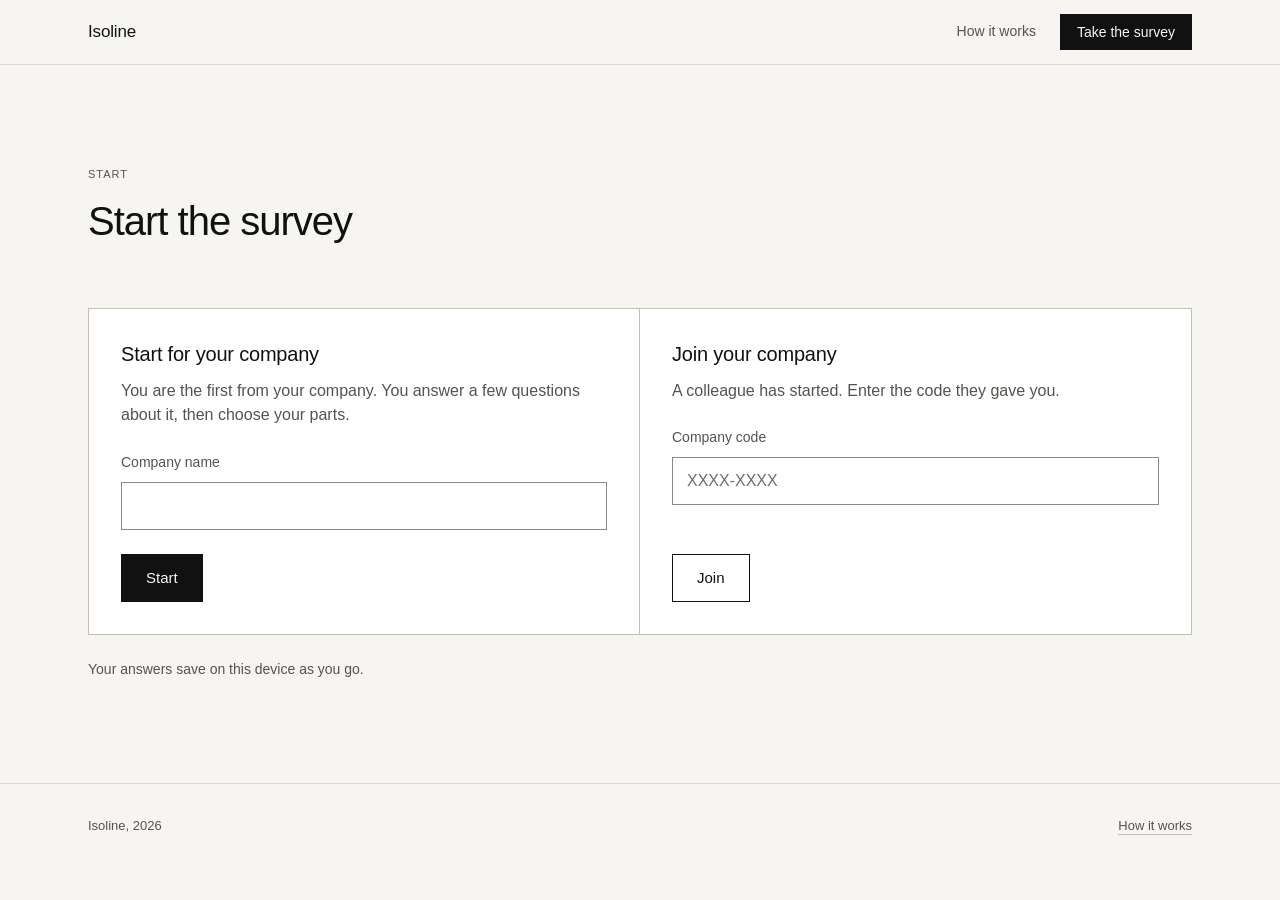
<file: survey.html>
<!doctype html>
<html lang="en">
<head>
<meta charset="utf-8">
<meta http-equiv="Content-Security-Policy" content="default-src 'self'; script-src 'self'; style-src 'self' https://fonts.googleapis.com; font-src https://fonts.gstatic.com; img-src 'self' data:; connect-src 'self' https://script.google.com https://script.googleusercontent.com; base-uri 'none'; form-action 'none'; object-src 'none'">
<meta name="viewport" content="width=device-width, initial-scale=1">
<title>Isoline survey</title>
<meta name="robots" content="noindex,nofollow">
<link rel="preconnect" href="https://fonts.googleapis.com">
<link rel="preconnect" href="https://fonts.gstatic.com" crossorigin>
<link href="https://fonts.googleapis.com/css2?family=Inter:wght@400;500&display=swap" rel="stylesheet">
<link rel="stylesheet" href="css/tokens.css">
<link rel="stylesheet" href="css/base.css">
<link rel="stylesheet" href="css/controls.css">
<link rel="stylesheet" href="css/survey.css">
</head>
<body>
<div id="app" class="shell"></div>
<noscript><p class="wrap page-note">The survey needs JavaScript to run.</p></noscript>
<script src="js/check.js"></script>
<script type="module" src="js/survey/main.js"></script>
</body>
</html>
</file>
<file: css/tokens.css>
:root {
  --paper: #f6f5f1;
  --surface: #ffffff;
  --hover: #fbfaf8;
  --ink: #111111;
  --ink-2: #55534e;
  --ink-3: #8c8a84;
  --line: #dddad2;
  --line-2: #c4c0b6;
  --accent: #c4421a;
  --placeholder: #726f69;
  --font: "Inter", "Helvetica Neue", Helvetica, Arial, sans-serif;
  --s-1: 4px;
  --s-2: 8px;
  --s-3: 12px;
  --s-4: 16px;
  --s-5: 24px;
  --s-6: 32px;
  --s-7: 48px;
  --s-8: 64px;
  --s-9: 96px;
  --s-10: 128px;
  --gutter: clamp(20px, 4vw, 48px);
  --wide: 1200px;
  --measure: 660px;
  --rail: 288px;
  --control: 48px;
  --dur: 160ms;
  --ease: cubic-bezier(.2, .6, .2, 1);
}

@media (prefers-reduced-motion: reduce) {
  :root { --dur: 0ms; }
}
</file>
<file: css/base.css>
*, *::before, *::after { box-sizing: border-box; }
html { -webkit-text-size-adjust: 100%; text-size-adjust: 100%; }
body {
  margin: 0;
  background: var(--paper);
  color: var(--ink);
  font: 400 16px/1.55 var(--font);
  -webkit-font-smoothing: antialiased;
  text-rendering: optimizeLegibility;
}
h1, h2, h3, h4, p, ul, ol, dl, dd, figure { margin: 0; }
ul, ol { padding: 0; list-style: none; }
a { color: inherit; text-decoration: none; }
button, input, textarea, select { font: inherit; color: inherit; border-radius: 0; }
button { cursor: pointer; }
table { border-spacing: 0; }
fieldset { min-width: 0; margin: 0; padding: 0; border: 0; }
legend { padding: 0; }
[hidden] { display: none !important; }
:focus-visible { outline: 2px solid var(--accent); outline-offset: 2px; }
::selection { background: var(--ink); color: var(--paper); }

.h1 { font-size: clamp(40px, 6.2vw, 76px); line-height: 1.02; letter-spacing: -.035em; font-weight: 400; }
.h2 { font-size: clamp(28px, 3.4vw, 40px); line-height: 1.12; letter-spacing: -.025em; font-weight: 400; }
.h3 { font-size: 20px; line-height: 1.3; letter-spacing: -.01em; font-weight: 500; }
.lead { font-size: clamp(18px, 1.6vw, 21px); line-height: 1.45; color: var(--ink-2); }
.small { font-size: 14px; line-height: 1.5; }
.label { font-size: 11px; line-height: 1.4; font-weight: 500; letter-spacing: .09em; text-transform: uppercase; color: var(--ink-2); }
.muted { color: var(--ink-2); }
.tab { font-variant-numeric: tabular-nums; }

.wrap { width: 100%; max-width: var(--wide); margin-inline: auto; padding-inline: var(--gutter); }
.measure { max-width: var(--measure); }
.stack > * + * { margin-top: var(--s-5); }
.stack--2 > * + * { margin-top: var(--s-2); }
.stack--3 > * + * { margin-top: var(--s-3); }
.stack--4 > * + * { margin-top: var(--s-4); }
.stack--6 > * + * { margin-top: var(--s-6); }
.stack--7 > * + * { margin-top: var(--s-7); }
.rule { border: 0; border-top: 1px solid var(--line); margin: 0; }
.link { border-bottom: 1px solid var(--line-2); padding-bottom: 1px; transition: border-color var(--dur) var(--ease); }
.link:hover { border-color: var(--ink); }
/* A sentence in place of the page: the survey could not load, needs JavaScript, or the browser is too old. */
.page-note { padding-top: var(--s-7); padding-bottom: var(--s-7); }
.visually-hidden { position: absolute; width: 1px; height: 1px; margin: -1px; padding: 0; overflow: hidden; clip: rect(0 0 0 0); white-space: nowrap; border: 0; }

.site-head { border-bottom: 1px solid var(--line); background: var(--paper); }
.site-head__in { display: flex; align-items: center; justify-content: space-between; height: 64px; }
.wordmark { font-size: 17px; font-weight: 500; letter-spacing: -.01em; }
.site-nav { display: flex; align-items: center; gap: var(--s-5); font-size: 14px; }
.site-nav a:not(.btn) { position: relative; color: var(--ink-2); transition: color var(--dur) var(--ease); }
/* Small text controls take presses over an area 44 px tall, without changing how they look or where things sit. */
.site-nav a:not(.btn)::before { content: ""; position: absolute; inset: calc(50% - 22px) 0; }
.site-nav a:not(.btn):hover, .site-nav a[aria-current="page"] { color: var(--ink); }
.site-foot { border-top: 1px solid var(--line); padding-block: var(--s-6); font-size: 13px; color: var(--ink-2); }
.site-foot__in { display: flex; justify-content: space-between; gap: var(--s-5); flex-wrap: wrap; }

.btn {
  display: inline-flex; align-items: center; justify-content: center;
  height: var(--control); padding: 0 var(--s-5);
  border: 1px solid var(--ink); background: transparent; color: var(--ink);
  font-size: 15px; font-weight: 500; line-height: 1; white-space: nowrap;
  transition: background var(--dur) var(--ease), color var(--dur) var(--ease), border-color var(--dur) var(--ease);
}
.btn:hover { background: var(--ink); color: var(--paper); }
.btn--primary { background: var(--ink); color: var(--paper); }
.btn--primary:hover { background: #2b2a28; border-color: #2b2a28; }
.btn--small { height: 36px; padding: 0 var(--s-4); font-size: 14px; }
.btn--quiet {
  position: relative; height: auto; padding: 0 0 1px; border: 0; border-bottom: 1px solid var(--line-2);
  color: var(--ink-2); font-weight: 400; font-size: 14px;
}
/* The area reaches 12 px up, the space above a skip control, so it never takes a press meant for the options above. */
.btn--quiet::before { content: ""; position: absolute; inset: -12px 0 -17px; }
.btn--quiet:hover { background: transparent; color: var(--ink); border-bottom-color: var(--ink); }
.btn[disabled], .btn[aria-disabled="true"] { opacity: .3; pointer-events: none; }

@media (max-width: 640px) {
  .site-nav { gap: var(--s-4); }
  .site-nav a.hide-small { display: none; }
}
</file>
<file: css/controls.css>
.field { display: block; }
.field + .field { margin-top: var(--s-7); }
.field__label { display: block; font-size: 20px; line-height: 1.3; letter-spacing: -.01em; font-weight: 500; max-width: var(--measure); }
.field__help { margin-top: var(--s-2); font-size: 14px; color: var(--ink-2); max-width: var(--measure); }
.field__body { margin-top: var(--s-4); max-width: var(--measure); }
.field--wide .field__body { max-width: none; }
.field__foot { margin-top: var(--s-3); display: flex; gap: var(--s-4); align-items: center; font-size: 13px; color: var(--ink-2); }
/* A skipped field shows its text in the second ink and its option marks in the stronger line; nothing else changes. */
.field.is-skipped .field__body { color: var(--ink-2); }
.field.is-skipped .opt__mark { border-color: var(--line-2); }

.opts { display: flex; flex-direction: column; }
.opt {
  position: relative; display: flex; align-items: flex-start; gap: var(--s-3);
  min-height: 52px; padding: 15px var(--s-4); margin-top: -1px;
  border: 1px solid var(--line); background: var(--surface); cursor: pointer;
  transition: border-color var(--dur) var(--ease);
}
.opt:first-child { margin-top: 0; }
.opt:hover { border-color: var(--ink-3); z-index: 1; }
.opt__input { position: absolute; opacity: 0; width: 1px; height: 1px; }
.opt__mark {
  flex: none; display: grid; place-items: center;
  width: 16px; height: 16px; margin-top: 3px;
  border: 1px solid var(--ink); background: var(--surface);
}
.opt__mark::after { content: ""; width: 8px; height: 8px; background: var(--accent); transform: scale(0); transition: transform var(--dur) var(--ease); }
.opt__input[type="radio"] + .opt__mark, .opt__input[type="radio"] + .opt__mark::after { border-radius: 50%; }
.opt__input:checked + .opt__mark::after { transform: scale(1); }
.opt:has(.opt__input:checked) { border-color: var(--ink); z-index: 2; }
.opt:has(.opt__input:focus-visible) { outline: 2px solid var(--accent); outline-offset: 2px; z-index: 3; }
.opt:has(.opt__input:disabled) { pointer-events: none; }
.opt:has(.opt__input:disabled) > .opt__mark, .opt:has(.opt__input:disabled) > .opt__text { opacity: .3; }
button.opt:disabled { pointer-events: none; }
button.opt:disabled > .opt__mark, button.opt:disabled > .opt__text { opacity: .3; }
.opt__text { font-size: 16px; line-height: 1.4; }
.opt--optout { margin-top: var(--s-3); background: transparent; }
.opt--optout + .opt--optout { margin-top: -1px; }
.opt--optout .opt__text { color: var(--ink-2); }
.opt__extra { margin: var(--s-3) 0 var(--s-4) 28px; }
/* A long list: one list within the measure, and from 1024 px two columns of equal width that overlap by a hairline,
   so that where they meet the line is single. */
.opts--cols { max-width: var(--measure); }
.opts__col { display: flex; flex-direction: column; }
.opts__col + .opts__col { margin-top: -1px; }
@media (min-width: 1024px) {
  .opts--cols { display: grid; grid-template-columns: repeat(2, minmax(0, 1fr)); align-items: start; max-width: none; padding-right: 1px; }
  .opts--cols > * { margin-right: -1px; }
  .opts--cols > :not(.opts__col) { grid-column: 1 / -1; }
  .opts__col + .opts__col { margin-top: 0; }
}

.seg { display: flex; flex-wrap: wrap; }
.seg__item { position: relative; flex: 1 1 0; min-width: max-content; margin-left: -1px; }
.seg__item:first-child { margin-left: 0; }
.seg__item input { position: absolute; opacity: 0; width: 1px; height: 1px; }
.seg__item span {
  position: relative; display: flex; align-items: center; justify-content: center;
  height: 44px; padding: 0 var(--s-4);
  border: 1px solid var(--line-2); background: var(--surface);
  font-size: 14px; white-space: nowrap; cursor: pointer;
  transition: background var(--dur) var(--ease), color var(--dur) var(--ease), border-color var(--dur) var(--ease);
}
.seg__item:hover span { border-color: var(--ink); z-index: 1; }
.seg__item input:checked + span { background: var(--ink); border-color: var(--ink); color: var(--paper); z-index: 2; }
.seg__item input:focus-visible + span { outline: 2px solid var(--accent); outline-offset: 2px; z-index: 3; }
.seg__item--optout span { color: var(--ink-2); }

.input, .textarea {
  display: block; width: 100%; height: var(--control); padding: 0 14px;
  border: 1px solid var(--ink-3); background: var(--surface);
  font-size: 16px; appearance: none;
  transition: border-color var(--dur) var(--ease);
}
.textarea { height: auto; min-height: 200px; padding: 14px; line-height: 1.5; resize: vertical; }
.input:hover, .textarea:hover { border-color: var(--ink-2); }
.input:focus, .textarea:focus { border-color: var(--ink); outline: 2px solid var(--accent); outline-offset: 2px; }
.input::placeholder, .textarea::placeholder { color: var(--placeholder); }
.input--num { width: 96px; text-align: right; font-variant-numeric: tabular-nums; }

.chips { display: flex; flex-wrap: wrap; gap: var(--s-2); }
.chip {
  position: relative; display: inline-flex; align-items: center; gap: var(--s-2);
  min-height: 36px; max-width: 100%; padding: 6px 14px;
  border: 1px solid var(--line-2); background: var(--surface);
  font-size: 14px; line-height: 1.3; text-align: left; overflow-wrap: anywhere; cursor: pointer;
  transition: background var(--dur) var(--ease), color var(--dur) var(--ease), border-color var(--dur) var(--ease);
}
.chip input { position: absolute; opacity: 0; width: 1px; height: 1px; }
.chip:hover { border-color: var(--ink); }
.chip:has(input:checked), .chip.is-on { background: var(--ink); border-color: var(--ink); color: var(--paper); }
.chip:has(input:focus-visible) { outline: 2px solid var(--accent); outline-offset: 2px; }
.chip--optout { color: var(--ink-2); background: transparent; }
.chip__x { width: 20px; height: 20px; margin-right: -6px; padding: 0; border: 0; background: none; font-size: 16px; line-height: 1; color: inherit; opacity: .6; }
.chip__x:hover { opacity: 1; }

.split { border-top: 1px solid var(--line); }
.split__row { display: flex; align-items: center; justify-content: space-between; gap: var(--s-4); padding: var(--s-3) 0; border-bottom: 1px solid var(--line); }
.split__total { display: flex; justify-content: space-between; padding-top: var(--s-3); font-size: 14px; color: var(--ink-2); font-variant-numeric: tabular-nums; }
.split__total.is-ok { color: var(--ink); }

.plain { border-top: 1px solid var(--line); }
.plain li { padding: var(--s-4) 0; border-bottom: 1px solid var(--line); font-size: 18px; line-height: 1.4; }
.card { background: var(--surface); border: 1px solid var(--line); padding: var(--s-5); }
.card + .card { margin-top: -1px; }
.card__head { display: flex; justify-content: space-between; align-items: baseline; gap: var(--s-4); padding-bottom: var(--s-4); margin-bottom: var(--s-5); border-bottom: 1px solid var(--line); }
.note { font-size: 14px; color: var(--ink-2); }
.error { font-size: 14px; color: var(--accent); }

.gridq { width: 100%; border-collapse: collapse; background: var(--surface); border: 1px solid var(--line); }
.gridq th, .gridq td { position: relative; border-bottom: 1px solid var(--line); padding: 12px 8px; text-align: center; vertical-align: middle; }
.gridq thead th { font-size: 11px; font-weight: 500; letter-spacing: .06em; text-transform: uppercase; color: var(--ink-2); vertical-align: bottom; line-height: 1.3; padding-bottom: 10px; }
.gridq tbody th { width: 36%; padding-left: var(--s-4); text-align: left; font-weight: 400; font-size: 15px; line-height: 1.35; }
.gridq td > label { display: grid; place-items: center; min-height: 32px; cursor: pointer; }
.gridq td > label > input { position: absolute; opacity: 0; width: 1px; height: 1px; }
.gridq td .opt__mark { margin: 0; }
.gridq td input:focus-visible + .opt__mark { outline: 2px solid var(--accent); outline-offset: 2px; }
.gridq tbody tr:hover > * { background: var(--hover); }
.gridq .col-optout { border-left: 1px solid var(--line); }
.gridq__sub > td { padding: 0 var(--s-4) var(--s-4); text-align: left; background: var(--hover); }
.gridq__sub .label { display: block; margin-bottom: var(--s-2); }

.rail { font-size: 14px; }
.rail__group + .rail__group { margin-top: var(--s-5); }
.rail__group > .label { display: block; margin-bottom: var(--s-2); }
.rail__item { display: flex; align-items: center; gap: var(--s-3); width: 100%; padding: 6px 0; border: 0; background: none; text-align: left; color: var(--ink-2); font-size: 14px; line-height: 1.35; }
.rail__mark { flex: none; width: 10px; height: 10px; border: 1px solid var(--ink-3); }
.rail__item.is-done { color: var(--ink); }
.rail__item.is-done .rail__mark { background: var(--ink); border-color: var(--ink); }
.rail__item.is-current { color: var(--ink); font-weight: 500; }
.rail__item.is-current .rail__mark { background: var(--accent); border-color: var(--accent); }
button.rail__item:hover { color: var(--ink); }
.bar { height: 2px; background: var(--line); }
.bar__fill { height: 100%; background: var(--ink); transition: width var(--dur) var(--ease); }

.ta { position: relative; }
.ta__list { position: absolute; z-index: 10; left: 0; right: 0; top: calc(100% - 1px); max-height: 280px; overflow: auto; border: 1px solid var(--ink); background: var(--surface); }
.ta__opt { padding: 10px 14px; font-size: 15px; cursor: pointer; }
.ta__opt:hover { background: var(--paper); }
.ta__opt[aria-selected="true"] { background: var(--ink); color: var(--paper); }
.ta .input:disabled { opacity: .3; pointer-events: none; }

@media (max-width: 640px) {
  .field__label { font-size: 18px; }
  .seg__item { flex: 1 1 50%; }
}
</file>
<file: css/pages.css>
h1, h2, h3, summary { text-wrap: balance; }

.hero { padding-block: clamp(64px, 10vw, 144px) clamp(48px, 7vw, 96px); }
.hero .label { display: block; margin-bottom: var(--s-5); }
.hero .h1 { max-width: 17ch; }
.hero .lead { margin-top: var(--s-6); max-width: 620px; }
.hero__cta { display: flex; flex-wrap: wrap; gap: var(--s-3); margin-top: var(--s-7); }

.facts { display: grid; grid-auto-flow: column; grid-auto-columns: minmax(0, 1fr); border-top: 1px solid var(--line); border-bottom: 1px solid var(--line); }
.fact { padding: var(--s-6) var(--s-5) var(--s-6) 0; }
.fact + .fact { padding-left: var(--s-5); border-left: 1px solid var(--line); }
.fact__n { display: block; font-size: clamp(32px, 4vw, 48px); line-height: 1; letter-spacing: -.03em; }
.fact__t { display: block; margin-top: var(--s-3); font-size: 14px; color: var(--ink-2); }

.part { padding-block: clamp(64px, 9vw, 128px); }
.part + .part { border-top: 1px solid var(--line); }
.part, .cta { width: calc(100% - 2 * var(--gutter)); max-width: calc(var(--wide) - 2 * var(--gutter)); padding-inline: 0; }
.part__head { display: grid; grid-template-columns: minmax(0, 5fr) minmax(0, 7fr); gap: var(--s-7); align-items: start; }
.part__head .label { display: block; margin-bottom: var(--s-4); }
.part__head .lead { max-width: 620px; }
.part__body { margin-top: var(--s-8); }

.drivers { display: grid; grid-template-columns: repeat(5, 1fr); }
.driver { display: flex; flex-direction: column; justify-content: space-between; gap: var(--s-7); min-height: 220px; padding: var(--s-5); border: 1px solid var(--line-2); background: var(--surface); }
.driver + .driver { margin-left: -1px; }
.driver__t { font-size: 20px; font-weight: 500; letter-spacing: -.01em; }
.driver__d { font-size: 15px; line-height: 1.45; color: var(--ink-2); }

.boxes { display: grid; grid-template-columns: repeat(4, 1fr); padding: 0 1px 1px 0; }
.box { display: flex; flex-direction: column; justify-content: space-between; aspect-ratio: 1 / 1; margin: 0 -1px -1px 0; padding: var(--s-5); border: 1px solid var(--line-2); background: var(--surface); }
.box__n { font-size: 11px; font-weight: 500; letter-spacing: .09em; color: var(--ink-2); }
.box__t { font-size: clamp(20px, 2vw, 26px); font-weight: 400; letter-spacing: -.02em; }
.box__d { margin-top: var(--s-2); font-size: 14px; line-height: 1.4; color: var(--ink-2); }

.steps { border-top: 1px solid var(--line); counter-reset: step; }
.step { display: grid; grid-template-columns: 72px minmax(0, 1fr) calc((100% - var(--s-7)) * 7 / 12); gap: var(--s-5); align-items: baseline; padding: var(--s-5) 0; border-bottom: 1px solid var(--line); counter-increment: step; }
.step::before { content: counter(step, decimal-leading-zero); font-size: 11px; font-weight: 500; letter-spacing: .09em; color: var(--ink-2); }
.step__t { font-size: 20px; font-weight: 500; letter-spacing: -.01em; }
.step__d { color: var(--ink-2); }


.faq { border-top: 1px solid var(--line); }
.faq details { border-bottom: 1px solid var(--line); }
.faq summary { display: flex; justify-content: space-between; gap: var(--s-5); padding: var(--s-5) 0; font-size: 20px; font-weight: 500; letter-spacing: -.01em; cursor: pointer; list-style: none; }
.faq summary::-webkit-details-marker { display: none; }
.faq summary::after { content: "+"; font-weight: 400; color: var(--ink-2); }
.faq details[open] summary::after { content: "\2212"; }
.faq p { max-width: var(--measure); padding: 0 0 var(--s-5); color: var(--ink-2); }

.cta { padding-block: clamp(72px, 10vw, 144px); border-top: 1px solid var(--line); }
.cta .lead { margin-top: var(--s-4); max-width: 520px; }
.cta .btn { margin-top: var(--s-6); }

.page-head { padding-block: clamp(56px, 8vw, 112px) clamp(40px, 5vw, 64px); }
.page-head .label { display: block; margin-bottom: var(--s-4); }
.page-head .lead { margin-top: var(--s-5); max-width: 620px; }

.panels { display: grid; grid-template-columns: repeat(2, 1fr); }
.panel { display: flex; flex-direction: column; padding: var(--s-6); border: 1px solid var(--line-2); background: var(--surface); }
.panel + .panel { margin-left: -1px; }
.panel .btn { align-self: flex-start; margin-top: auto; }
.panel--single { max-width: 620px; }

@media (max-width: 900px) {
  .part__head { grid-template-columns: 1fr; gap: var(--s-5); }
  .boxes { grid-template-columns: repeat(2, 1fr); }
  .step { grid-template-columns: 48px 1fr; }
  .step__d { grid-column: 2; }
  .panels { grid-template-columns: 1fr; }
  .panel + .panel { margin-left: 0; margin-top: -1px; }
}
@media (max-width: 1023px) {
  .drivers { grid-template-columns: 1fr; }
  .driver { min-height: 0; gap: var(--s-5); }
  .driver + .driver { margin-left: 0; margin-top: -1px; }
}
@media (max-width: 640px) {
  .facts { grid-auto-flow: row; }
  .fact + .fact { padding-left: 0; border-left: 0; border-top: 1px solid var(--line); }
}
</file>
<file: css/survey.css>
/* --topbar is the height of the top bar with its hairline. Below 1024 px the progress bar makes it taller. It is set on
   the root of the survey page, whose scroll padding keeps whatever takes focus clear of the top bar, and of the
   self-screen's bar while that is on the page (--pick-bar is its height, kept by screener.js). */
:root:has(.shell) { --topbar: 65px; scroll-padding-top: calc(var(--topbar) + var(--s-4)); }
:root:has(.pick__bar) { scroll-padding-bottom: var(--pick-bar, 0px); }
.shell { min-height: 100vh; display: flex; flex-direction: column; }
.topbar { position: sticky; top: 0; z-index: 20; background: var(--paper); border-bottom: 1px solid var(--line); }
.topbar__in { display: flex; align-items: center; justify-content: space-between; gap: var(--s-5); height: 64px; padding-inline: var(--gutter); }
.topbar__meta { display: flex; align-items: center; gap: var(--s-5); font-size: 13px; color: var(--ink-2); }
.topbar__saved::before { content: ""; display: inline-block; width: 6px; height: 6px; margin-right: 8px; background: var(--ink); vertical-align: 1px; }
.topbar__menu { display: none; }
.topbar .bar { display: none; }

.shell__body { flex: 1; display: grid; grid-template-columns: var(--rail) minmax(0, 1fr); }
.shell__rail { position: sticky; top: var(--topbar); align-self: start; height: calc(100vh - var(--topbar)); overflow: auto; padding: var(--s-7) var(--s-5) var(--s-7) var(--gutter); border-right: 1px solid var(--line); }
.shell__main { min-width: 0; padding: var(--s-8) var(--gutter) var(--s-10) clamp(24px, 6vw, 96px); }

.screen { max-width: 980px; }
.screen__head { margin-bottom: var(--s-7); }
.screen__head .label { display: block; margin-bottom: var(--s-3); }
.screen__title:focus { outline: none; }
.screen__lead { margin-top: var(--s-4); max-width: var(--measure); }
.screen__nav { display: flex; align-items: center; gap: var(--s-4); margin-top: var(--s-8); padding-top: var(--s-5); border-top: 1px solid var(--line); }
.screen__nav .error { margin-left: auto; }
.screen-enter { animation: enter var(--dur) var(--ease); }
@keyframes enter { from { opacity: 0; transform: translateY(6px); } to { opacity: 1; transform: none; } }

.field.is-missing .field__label { color: var(--accent); }
/* The words under a marked part's label, legend, job name or tool question. A tool category's question sits in a row
   of its own, so its words take a line of their own under it. */
[data-key] .error { margin-top: var(--s-1); }
.gridq__sub .error { margin-bottom: var(--s-2); }
.card__head { flex-wrap: wrap; row-gap: 0; }
.card__head > .error { flex-basis: 100%; }

.rules { max-width: var(--measure); border-top: 1px solid var(--line); counter-reset: rule; }
.rules li { display: grid; grid-template-columns: 48px 1fr; padding: var(--s-4) 0; border-bottom: 1px solid var(--line); counter-increment: rule; font-size: 18px; line-height: 1.45; }
.rules li::before { content: counter(rule, decimal-leading-zero); padding-top: 5px; font-size: 11px; font-weight: 500; letter-spacing: .09em; color: var(--ink-2); }

@media (max-width: 1023px) {
  :root:has(.shell) { --topbar: 67px; }
  .shell__body { grid-template-columns: 1fr; }
  .shell__rail { display: none; }
  .shell__rail.is-open { display: block; position: fixed; inset: var(--topbar) 0 0 0; z-index: 15; height: auto; padding: var(--s-6) var(--gutter); border: 0; background: var(--paper); }
  .topbar__menu { display: inline-flex; }
  .topbar .bar { display: block; }
  .topbar__saved { display: none; }
  .shell__main { padding: var(--s-7) var(--gutter) var(--s-9); }
}

/* Beyond the plan's rules, each needed for behaviour the plan asks for:
   .btn and .field set display, which would otherwise show elements marked hidden;
   the navigation row wraps rather than squeezing its message on a phone;
   the open rail drops the align-self it has in the grid, which would stop it reaching the bottom of the window. */
.screen__nav { flex-wrap: wrap; }
@media (max-width: 1023px) {
  .shell__rail.is-open { align-self: auto; }
}

.pick { border-top: 1px solid var(--line); }
.pick__group > .label { display: block; padding: var(--s-6) 0 var(--s-3); }
.pick__row { display: grid; grid-template-columns: minmax(0, 1fr) auto; gap: var(--s-5); align-items: center; padding: var(--s-4) 0; border-top: 1px solid var(--line); }
.pick__row .small { margin-top: 2px; max-width: 56ch; }
.pick__bar { position: sticky; bottom: 0; z-index: 5; display: flex; align-items: center; justify-content: space-between; gap: var(--s-5); margin-top: var(--s-6); padding: var(--s-4) 0; border-top: 1px solid var(--ink); background: var(--paper); font-size: 15px; }
.opt__mark--n { font-size: 11px; font-weight: 500; line-height: 1; }
.opt__mark--n::after { display: none; }
.gridq-blocks { display: none; }
@media (max-width: 900px) {
  .pick__row { grid-template-columns: 1fr; gap: var(--s-3); }
}
@media (max-width: 640px) {
  .gridq--plain { display: none; }
  .gridq-blocks { display: block; }
  .gridq-blocks > * + * { margin-top: var(--s-5); }
}

/* Beyond the brief's rules for Task 4, each needed for what its fields showed in the browser:
   rank rows are buttons, so their text lines up as in the other rows, a chosen row is outlined as a chosen option is,
   and focus shows above the neighbouring rows;
   a segment that wraps keeps single hairlines and a straight left edge;
   while the rail takes its width, a self-screen row stacks until it is wide enough for its two columns;
   the choice of the main one holds whole option texts, which on a narrow screen take a line each and wrap. */
button.opt { text-align: left; }
.opt[aria-pressed="true"] { border-color: var(--ink); z-index: 2; }
.opt:focus-visible { z-index: 3; }
.seg { padding: 1px 0 0 1px; }
.seg__item, .seg__item:first-child { margin: -1px 0 0 -1px; }
@media (min-width: 1024px) and (max-width: 1199px) {
  .pick__row { grid-template-columns: 1fr; gap: var(--s-3); }
}
@media (max-width: 900px) {
  .field__help + .seg > .seg__item { flex-basis: 100%; min-width: 0; }
  .field__help + .seg > .seg__item span { height: auto; min-height: 44px; padding-block: 10px; white-space: normal; text-align: center; }
}

/* Start and finish */
.end__part { max-width: var(--measure); padding: var(--s-6) 0; border-top: 1px solid var(--line); }
.end__part > .h3 { margin-bottom: var(--s-4); }
.end__part .btn { margin-top: var(--s-4); }
.end__part .input { margin-top: var(--s-4); font-size: 14px; color: var(--ink-2); }
.end__part .note { margin-top: var(--s-3); }
.panel label { display: block; margin-top: var(--s-5); font-size: 14px; color: var(--ink-2); }
.panel .input { margin-top: var(--s-2); margin-bottom: var(--s-5); }
.panel .error, .panel .note { margin-bottom: var(--s-4); }
.panel p { margin-top: var(--s-3); }
.panels + .note { margin-top: var(--s-5); }
/* Beyond the brief's rules: the given ones leave the buttons at the foot of a single panel touching the text above and each other.
   They sit in a row, as in the survey's navigation, a step below the text and close under a note that speaks of them.
   The start page ends with what start.js draws, so that holds the space above the footer that other pages get from their last section. */
.panel__actions { display: flex; flex-wrap: wrap; align-items: center; gap: var(--s-4) var(--s-5); margin-top: var(--s-5); }
.panel__actions .btn { align-self: auto; margin-top: 0; }
.panel .note + .panel__actions { margin-top: 0; }
.start { padding-bottom: clamp(56px, 8vw, 112px); }

/* Section screens */
.key { display: grid; grid-template-columns: repeat(2, minmax(0, 1fr)); gap: 0 var(--s-6); margin-bottom: var(--s-6); border-top: 1px solid var(--line); }
.key > div { display: grid; grid-template-columns: 148px minmax(0, 1fr); gap: var(--s-3); padding: var(--s-3) 0; border-bottom: 1px solid var(--line); font-size: 14px; line-height: 1.4; }
.key dt { font-weight: 500; }
.key dd { color: var(--ink-2); }
.gridq tr.is-missing > th { color: var(--accent); }
.jobcards { display: none; }
.jobcards .opt__text b { font-weight: 500; }
.jobcards .opt__text .small { display: block; }
.jobcards .card.is-missing { border-color: var(--accent); z-index: 1; position: relative; }
@media (max-width: 900px) {
  .key { grid-template-columns: 1fr; }
  .gridq--jobs { display: none; }
  .jobcards { display: block; }
}
/* Beyond the brief's rules for the section screens, each needed for what the screens showed in the browser:
   a job's question of the right amount of AI that is still open when Continue is refused is marked as a job row is;
   the eight ways of doing a job share the width the job column leaves, (100% - 36%) / 8 each, so every way is
   the same size and the marks sit at equal intervals, where the table's own sizing made one column twice another;
   the second row's label keeps the table's cell padding from the hairline above it, where it sat almost on the line;
   a part brought into view when Continue is refused keeps a little space below the top bar, which the page's scroll
   padding already clears, so a tall card shows its job. */
.gridq__sub.is-missing .label, .jobcards .is-missing > .label { color: var(--accent); }
.gridq--jobs thead th { width: 8%; }
.gridq__sub > td { padding-top: var(--s-3); }
[data-key] { scroll-margin-top: var(--s-4); }
/* The header row of the jobs table stays in view under the top bar while the table scrolls under it, on the table's
   surface and above the rows and their segments. The table draws its borders cell by cell, since only then does a cell
   that stays in view take its hairlines along; the last row's hairline closes the table at the bottom.
   A radio reached with the keyboard is scrolled clear of the header, which would otherwise hide it. */
.gridq--jobs { border-collapse: separate; border-bottom: 0; }
.gridq--jobs thead > tr > * { position: sticky; top: var(--topbar); z-index: 4; background: var(--surface); }
.gridq--jobs td input { scroll-margin-top: calc(var(--topbar) + var(--s-9)); }

/* Tools */
.tool .chips { margin-top: var(--s-3); }
.tool__names { margin-bottom: var(--s-3); }
.tool__more { margin-top: var(--s-5); padding-top: var(--s-5); border-top: 1px solid var(--line); }
.tool__more > .label { display: block; margin-bottom: var(--s-5); }
.tool__more .field + .field { margin-top: var(--s-6); }
.tool__more .field__label { font-size: 17px; }
.tool.is-missing { border-color: var(--accent); position: relative; z-index: 1; }
/* Beyond the brief's rules for Task 6, each needed for what the tools screen showed in the browser:
   a card whose list is open sits above the next card, which a missing mark would otherwise raise over the list;
   the note about the first name keeps the same space from the first question as the label keeps from it;
   on a phone, a choice too long for the width wraps inside its segment, and the segments stack as the main-one choice does. */
.tool:has(.ta__list:not([hidden])) { position: relative; z-index: 2; }
.tool__more > .note { margin-bottom: var(--s-5); }
@media (max-width: 640px) {
  .tool__more .seg__item { flex-basis: 100%; min-width: 0; }
  .tool__more .seg__item span { height: auto; min-height: 44px; padding-block: 10px; white-space: normal; text-align: center; }
}
</file>
<file: css/styleguide.css>
/* Layout of this page only. It is not part of the design system. */
main { padding-block: var(--s-7) var(--s-8); }
main > section { display: grid; grid-template-columns: var(--rail) minmax(0, 1fr); gap: var(--s-4) var(--s-5); align-items: baseline; padding-bottom: var(--s-7); }
.sg-row { display: flex; flex-wrap: wrap; align-items: center; gap: var(--s-4); }
.sg-scroll { overflow-x: auto; }
.sg-room { padding-bottom: 176px; } /* room for the open list below the typeahead */
@media (max-width: 1023px) {
  main > section { grid-template-columns: minmax(0, 1fr); }
}
.sg-fill { width: 40%; } /* the bar sample, part of the way */
</file>
